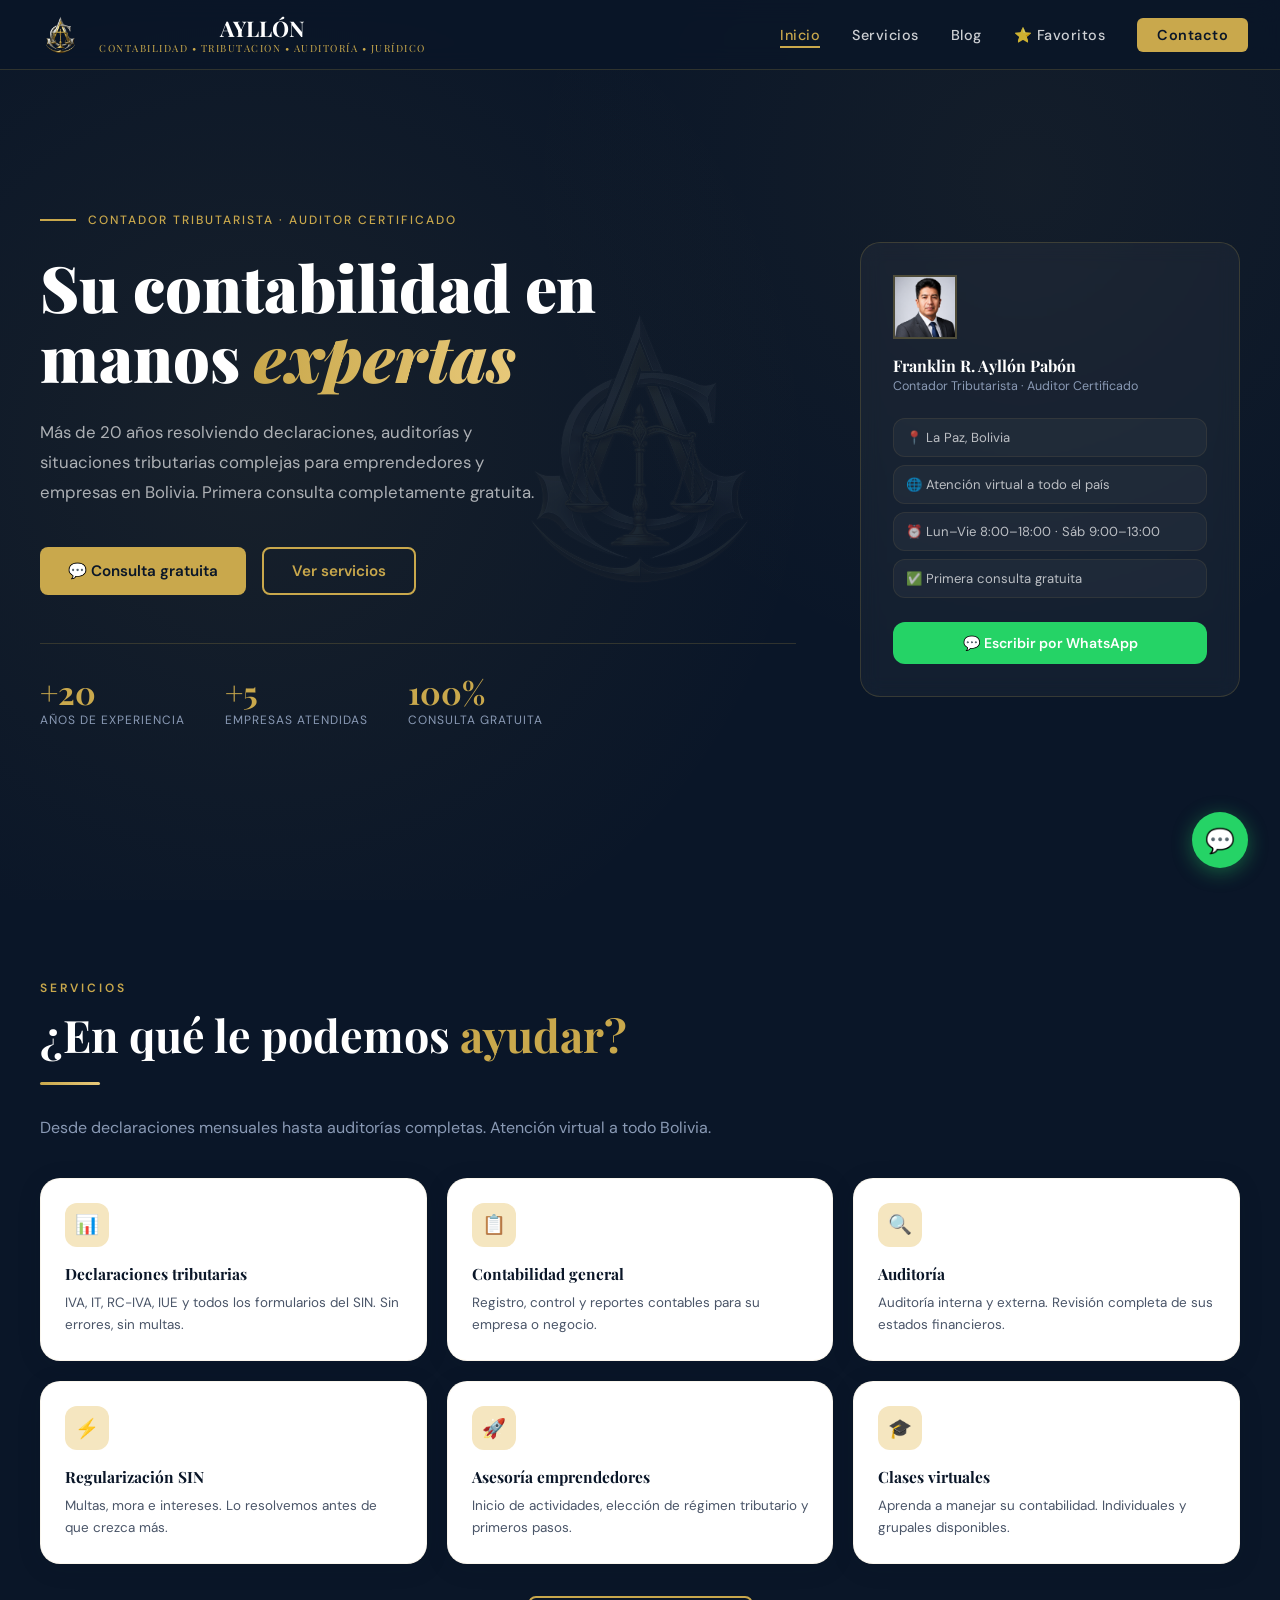
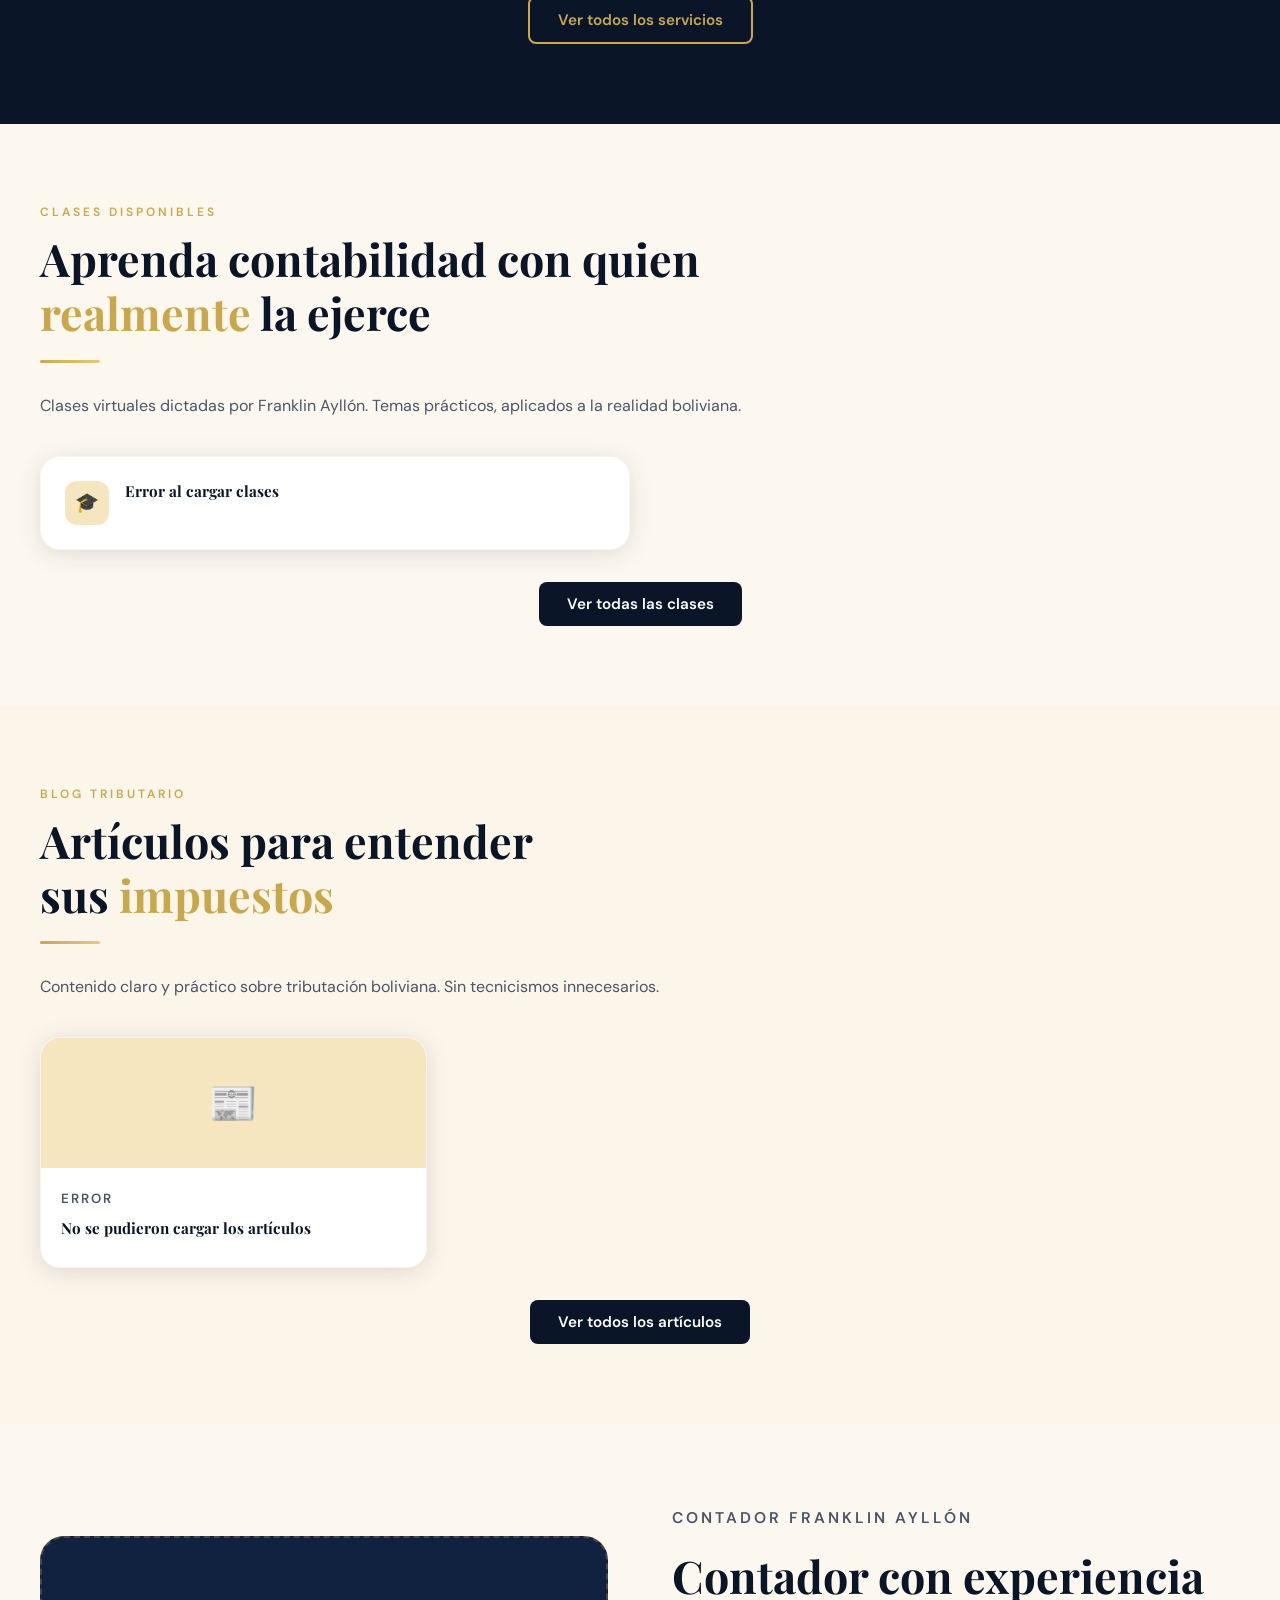
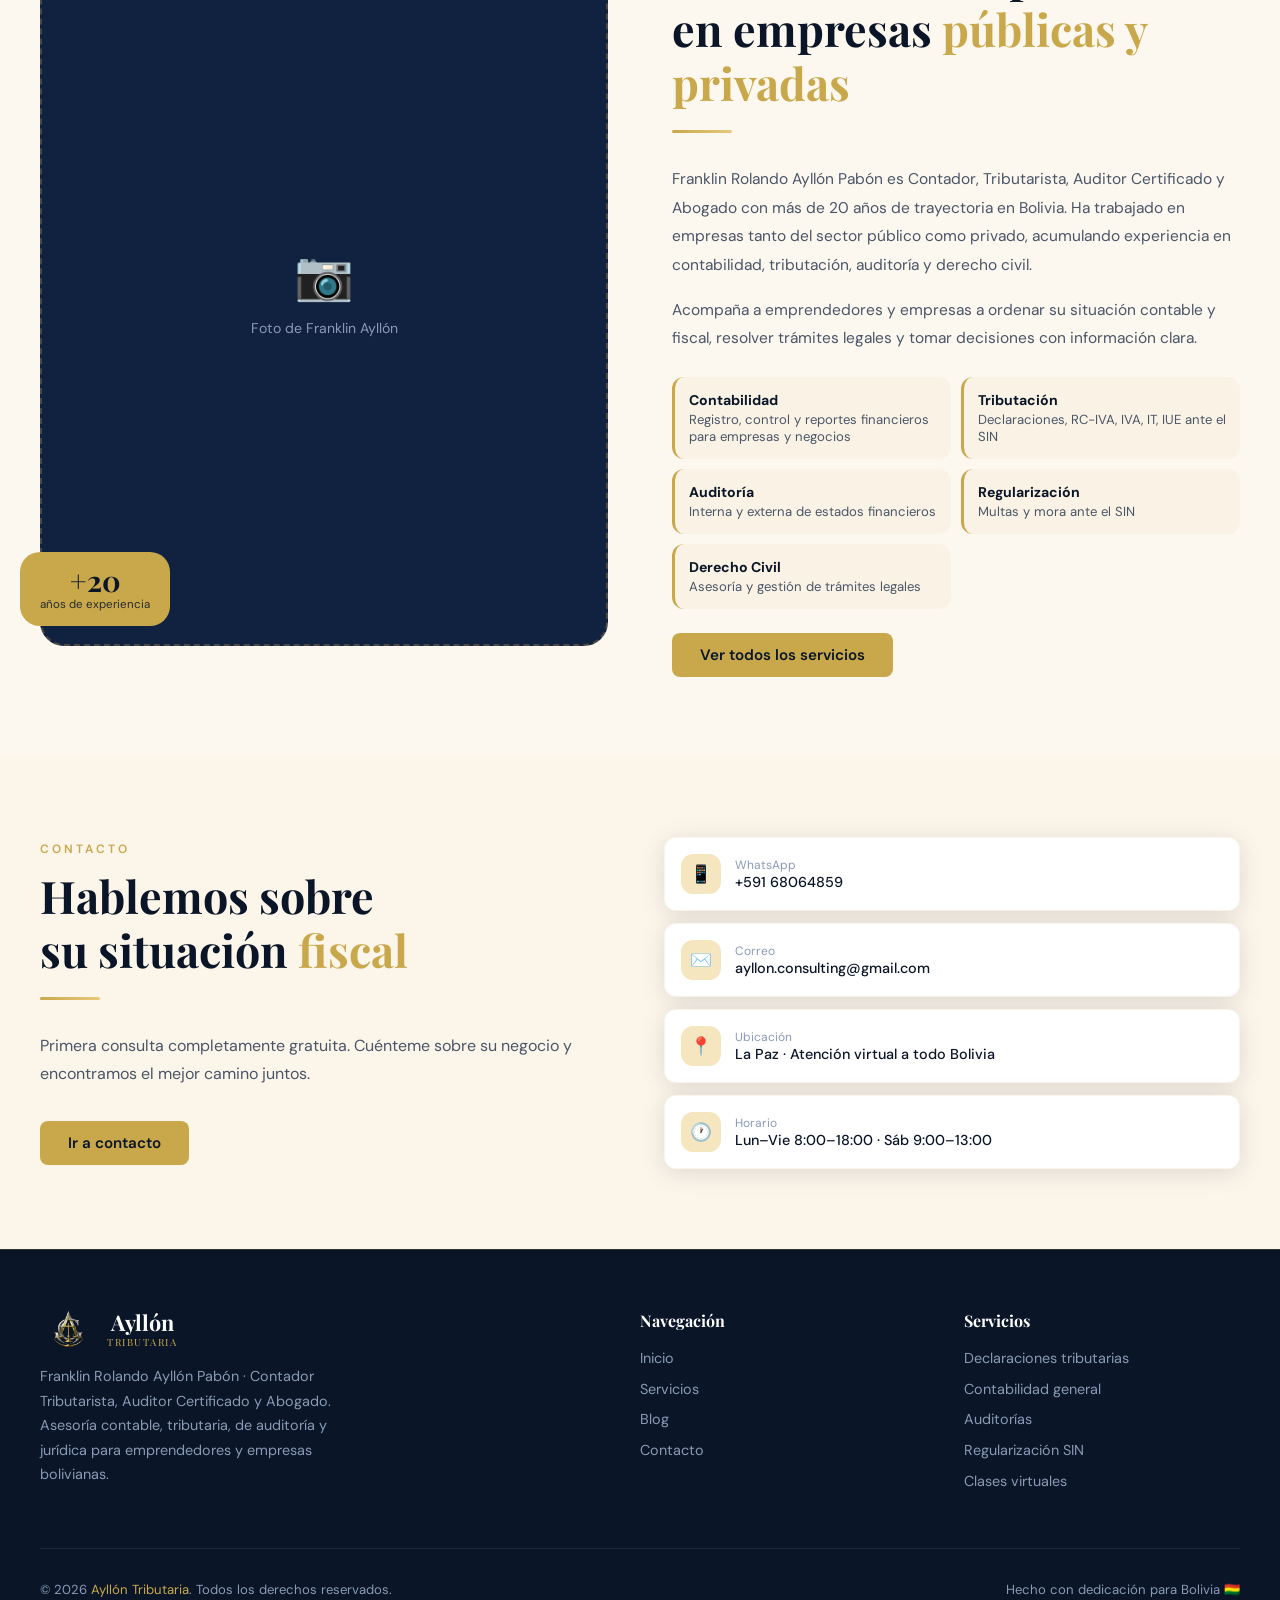
<file: index.html>
<!DOCTYPE html>
<html lang="es">
<head>
  <meta charset="UTF-8">
  <meta name="viewport" content="width=device-width, initial-scale=1.0">
  <title>Ayllón Tributaria | Asesoría Contable y Tributaria en La Paz</title>
  <meta name="description" content="Franklin Rolando Ayllón Pabón — Contador Tributarista y Auditor Certificado con más de 20 años de experiencia en Bolivia. Primera consulta gratuita.">
  <link rel="stylesheet" href="css/styles.css">
  <style>
    /* HERO */
    .hero {
      min-height: 100vh; background: var(--navy);
      display: flex; align-items: center;
      position: relative; overflow: hidden;
      padding: 100px 2rem 60px;
    }
    .hero-bg {
      position: absolute; inset: 0;
      background-image:
        radial-gradient(circle at 20% 50%, rgba(201,168,76,0.07) 0%, transparent 50%),
        radial-gradient(circle at 80% 20%, rgba(201,168,76,0.05) 0%, transparent 40%);
      pointer-events: none;
    }
    .hero-grid-lines {
      position: absolute; inset: 0;
      background-image:
        linear-gradient(rgba(201,168,76,0.04) 1px, transparent 1px),
        linear-gradient(90deg, rgba(201,168,76,0.04) 1px, transparent 1px);
      background-size: 60px 60px; pointer-events: none;
    }
    .hero-inner {
      max-width: 1200px; margin: 0 auto; width: 100%;
      display: grid; grid-template-columns: 1fr 380px;
      gap: 4rem; align-items: center; position: relative; z-index: 2;
    }
    .hero-eyebrow {
      display: flex; align-items: center; gap: 12px; margin-bottom: 1.5rem;
      animation: fadeIn 0.6s ease both;
    }
    .hero-eyebrow-line { width: 36px; height: 2px; background: var(--gold); }
    .hero-eyebrow-txt { font-size: 0.75rem; letter-spacing: 2px; text-transform: uppercase; color: var(--gold); font-weight: 500; }
    .hero-title {
      font-family: 'Playfair Display', serif;
      font-size: clamp(2.4rem, 5vw, 4rem);
      font-weight: 900; color: var(--white); line-height: 1.1;
      margin-bottom: 1.5rem; animation: fadeUp 0.7s ease 0.1s both;
    }
    .hero-title em {
      font-style: italic;
      background: linear-gradient(90deg, var(--gold), var(--gold-light), var(--gold));
      background-size: 200% auto;
      -webkit-background-clip: text; -webkit-text-fill-color: transparent; background-clip: text;
      animation: shimmer 3s linear infinite;
    }
    .hero-desc {
      font-size: 1.05rem; color: rgba(255,255,255,0.65);
      line-height: 1.8; margin-bottom: 2.5rem; max-width: 500px;
      animation: fadeUp 0.7s ease 0.2s both;
    }
    .hero-actions { display: flex; gap: 1rem; flex-wrap: wrap; margin-bottom: 3rem; animation: fadeUp 0.7s ease 0.3s both; }
    .hero-stats {
      display: flex; gap: 2.5rem;
      padding-top: 2rem; border-top: 1px solid rgba(201,168,76,0.2);
      animation: fadeUp 0.7s ease 0.4s both;
    }
    .hero-stat-n { font-family: 'Playfair Display', serif; font-size: 2rem; font-weight: 700; color: var(--gold); line-height: 1; }
    .hero-stat-l { font-size: 0.75rem; color: var(--text-light); margin-top: 4px; text-transform: uppercase; letter-spacing: 1px; }

    /* TARJETA LATERAL */
    .hero-card {
      background: rgba(255,255,255,0.04); border: 1px solid rgba(201,168,76,0.2);
      border-radius: var(--radius-lg); padding: 2rem;
      backdrop-filter: blur(10px); animation: fadeIn 1s ease 0.3s both;
    }
    .hero-card-avatar {
      width: 64px; height: 64px;
      background: linear-gradient(135deg, var(--gold), var(--gold-light));
      border-radius: var(--radius-md); display: flex; align-items: center; justify-content: center;
      font-family: 'Playfair Display', serif; font-size: 1.4rem; font-weight: 900;
      color: var(--navy); margin-bottom: 1rem;
    }
    .hero-card-name { font-family: 'Playfair Display', serif; font-size: 1rem; font-weight: 700; color: var(--white); margin-bottom: 2px; }
    .hero-card-role { font-size: 0.78rem; color: var(--text-light); margin-bottom: 1.5rem; }
    .hero-card-items { display: flex; flex-direction: column; gap: 8px; margin-bottom: 1.5rem; }
    .hero-card-item {
      display: flex; align-items: center; gap: 10px; padding: 10px 12px;
      background: rgba(255,255,255,0.04); border-radius: var(--radius);
      font-size: 0.82rem; color: rgba(255,255,255,0.7);
      border: 1px solid rgba(201,168,76,0.1);
    }
    .hero-card-wa {
      display: block; text-align: center;
      background: #25d366; color: white;
      padding: 12px; border-radius: var(--radius);
      font-weight: 600; font-size: 0.88rem; text-decoration: none;
      transition: filter 0.2s;
    }
    .hero-card-wa:hover { filter: brightness(1.1); }

    /* SOBRE FRANKLIN */
    .franklin-grid {
      display: grid; grid-template-columns: 1fr 1fr;
      gap: 4rem; align-items: center;
    }
    .franklin-foto-wrap { position: relative; }
    .franklin-placeholder {
      width: 100%; aspect-ratio: 4/5;
      background: var(--navy-mid); border: 2px dashed rgba(201,168,76,0.3);
      border-radius: var(--radius-xl, 24px);
      display: flex; align-items: center; justify-content: center;
      flex-direction: column; gap: 12px; color: var(--text-light); font-size: 0.88rem;
    }
    .franklin-placeholder span { font-size: 3rem; }
    .franklin-foto { width: 100%; aspect-ratio: 4/5; object-fit: cover; border-radius: 24px; display: none; }
    .franklin-exp-badge {
      position: absolute; bottom: 20px; left: -20px;
      background: var(--gold); color: var(--navy);
      padding: 14px 20px; border-radius: var(--radius-lg); text-align: center;
    }
    .franklin-exp-n { font-family: 'Playfair Display', serif; font-size: 1.8rem; font-weight: 700; line-height: 1; }
    .franklin-exp-l { font-size: 0.72rem; margin-top: 2px; opacity: 0.85; }
    .franklin-texto p { color: var(--text-mid); line-height: 1.85; margin-bottom: 1rem; font-size: 0.97rem; }
    .franklin-mini-grid { display: grid; grid-template-columns: 1fr 1fr; gap: 10px; margin: 1.5rem 0; }
    .franklin-mini {
      background: rgba(201,168,76,0.06); border-radius: var(--radius);
      padding: 14px; font-size: 0.82rem; color: var(--text-mid);
      border-left: 3px solid var(--gold);
    }
    .franklin-mini strong { display: block; color: var(--navy); font-size: 0.88rem; margin-bottom: 2px; }

    /* SERVICIOS */
    .srv-grid {
      display: grid; grid-template-columns: repeat(3, 1fr);
      gap: 1.25rem; margin-bottom: 2rem;
    }
    .srv-card {
      background: var(--white); border: 1px solid rgba(201,168,76,0.1);
      border-radius: var(--radius-lg); padding: 1.5rem;
      transition: all 0.3s; position: relative; overflow: hidden;
      box-shadow: var(--shadow);
    }
    .srv-card::after {
      content: ''; position: absolute; bottom: 0; left: 0;
      width: 100%; height: 3px; background: var(--gold);
      transform: scaleX(0); transform-origin: left; transition: transform 0.3s;
    }
    .srv-card:hover { transform: translateY(-4px); box-shadow: var(--shadow-gold); }
    .srv-card:hover::after { transform: scaleX(1); }
    .srv-ico {
      width: 44px; height: 44px; background: var(--gold-pale);
      border-radius: var(--radius); display: flex; align-items: center;
      justify-content: center; font-size: 1.2rem; margin-bottom: 1rem;
    }
    .srv-card h3 { font-family: 'Playfair Display', serif; font-size: 0.97rem; color: var(--navy); margin-bottom: 8px; }
    .srv-card p { font-size: 0.84rem; color: var(--text-mid); line-height: 1.65; }

    /* BLOG PREVIEW */
    .blog-prev-section { background: rgba(201,168,76,0.03); }
    .blog-prev-grid {
      display: grid; grid-template-columns: repeat(3, 1fr);
      gap: 1.25rem; margin-bottom: 2rem;
    }
    .blog-prev-card {
      background: var(--white); border: 1px solid rgba(201,168,76,0.1);
      border-radius: var(--radius-lg); overflow: hidden;
      transition: all 0.3s; cursor: pointer; display: flex; flex-direction: column;
      box-shadow: var(--shadow);
    }
    .blog-prev-card:hover { transform: translateY(-4px); box-shadow: var(--shadow-gold); }
    .blog-prev-img {
      height: 130px; background: var(--gold-pale);
      display: flex; align-items: center; justify-content: center; font-size: 2.5rem;
    }
    .blog-prev-img img { width: 100%; height: 100%; object-fit: cover; }
    .blog-prev-body { padding: 1.25rem; flex: 1; display: flex; flex-direction: column; }
    .blog-prev-cat { font-size: 0.72rem; font-weight: 600; letter-spacing: 2px; text-transform: uppercase; color: var(--gold); margin-bottom: 0.5rem; }
    .blog-prev-body h3 { font-family: 'Playfair Display', serif; font-size: 0.95rem; color: var(--navy); margin-bottom: 8px; line-height: 1.4; }
    .blog-prev-body p { font-size: 0.83rem; color: var(--text-mid); line-height: 1.6; flex: 1; }
    .blog-prev-leer { font-size: 0.8rem; color: var(--gold); font-weight: 600; margin-top: 1rem; }

    /* CLASES */
    .clases-grid {
      display: grid; grid-template-columns: repeat(2, 1fr);
      gap: 1.25rem; margin-bottom: 2rem;
    }
    .clase-card {
      background: var(--white); border: 1px solid rgba(201,168,76,0.1);
      border-radius: var(--radius-lg); padding: 1.5rem;
      display: flex; gap: 1rem; align-items: flex-start;
      transition: all 0.3s; box-shadow: var(--shadow);
    }
    .clase-card:hover { transform: translateY(-3px); box-shadow: var(--shadow-gold); }
    .clase-ico {
      width: 44px; height: 44px; flex-shrink: 0;
      background: var(--gold-pale); border-radius: var(--radius);
      display: flex; align-items: center; justify-content: center; font-size: 1.2rem;
    }
    .clase-info h3 { font-family: 'Playfair Display', serif; font-size: 0.95rem; color: var(--navy); margin-bottom: 4px; }
    .clase-info p { font-size: 0.82rem; color: var(--text-mid); line-height: 1.5; margin-bottom: 10px; }
    .clase-precio { font-family: 'Playfair Display', serif; font-size: 1.1rem; color: var(--gold); font-weight: 700; }
    .clase-estado {
      display: inline-block; font-size: 0.7rem; padding: 2px 8px;
      border-radius: 999px; margin-left: 8px; font-weight: 600;
    }
    .estado-activo { background: rgba(34,197,94,0.1); color: #16a34a; }
    .estado-solicitar { background: rgba(234,179,8,0.1); color: #ca8a04; }

    /* CONTACTO PREVIEW */
    .contacto-prev-section { background: rgba(201,168,76,0.03); }
    .contacto-prev-grid {
      display: grid; grid-template-columns: 1fr 1fr;
      gap: 3rem; align-items: center;
    }
    .contacto-prev-cards { display: flex; flex-direction: column; gap: 12px; }
    .contacto-prev-card {
      display: flex; align-items: center; gap: 14px;
      background: var(--white); border: 1px solid rgba(201,168,76,0.1);
      border-radius: var(--radius); padding: 1rem;
      transition: border-color 0.2s; text-decoration: none;
      box-shadow: var(--shadow);
    }
    .contacto-prev-card:hover { border-color: var(--gold); }
    .contacto-prev-ico {
      width: 40px; height: 40px; flex-shrink: 0;
      background: var(--gold-pale); border-radius: var(--radius);
      display: flex; align-items: center; justify-content: center; font-size: 1.1rem;
    }
    .contacto-prev-lbl { font-size: 0.75rem; color: var(--text-light); }
    .contacto-prev-val { font-size: 0.9rem; color: var(--navy); font-weight: 500; }

    .wa-float {
      position: fixed; bottom: 2rem; right: 2rem; z-index: 999;
      width: 56px; height: 56px; border-radius: 50%;
      background: #25d366; color: white;
      display: flex; align-items: center; justify-content: center;
      font-size: 1.5rem; text-decoration: none;
      box-shadow: 0 4px 20px rgba(37,211,102,0.4);
      transition: transform 0.2s, box-shadow 0.2s;
    }
    .wa-float:hover { transform: scale(1.1); box-shadow: 0 6px 28px rgba(37,211,102,0.5); }

    .text-center { text-align: center; }

    @media (max-width: 900px) {
      .hero-inner { grid-template-columns: 1fr; }
      .hero-card { display: none; }
      .franklin-grid { grid-template-columns: 1fr; gap: 2rem; }
      .franklin-exp-badge { left: 12px; }
      .srv-grid { grid-template-columns: 1fr 1fr; }
      .blog-prev-grid { grid-template-columns: 1fr 1fr; }
      .contacto-prev-grid { grid-template-columns: 1fr; }
    }
    @media (max-width: 600px) {
      .srv-grid { grid-template-columns: 1fr; }
      .blog-prev-grid { grid-template-columns: 1fr; }
      .clases-grid { grid-template-columns: 1fr; }
      .franklin-mini-grid { grid-template-columns: 1fr; }
      .hero-stats { gap: 1.5rem; }
    }

    .btn-compartir-curso {
      background: transparent; border: 1px solid rgba(201,168,76,0.3);
      color: var(--text-mid); padding: 8px 16px; border-radius: 999px;
      font-size: 0.85rem; cursor: pointer; transition: all 0.2s; font-family: 'DM Sans',sans-serif;
    }
    .btn-compartir-curso:hover { background: var(--gold); color: var(--navy); }
    
    .btn-fav-curso {
      background: transparent; border: 1px solid rgba(201,168,76,0.3);
      color: var(--text-mid); padding: 8px 16px; border-radius: 999px;
      font-size: 0.85rem; cursor: pointer; transition: all 0.2s; font-family: 'DM Sans',sans-serif;
    }
    .btn-fav-curso.active { background: rgba(201,168,76,0.15); color: var(--gold); border-color: var(--gold); }

  </style>
</head>
<body>
  <img src="img/logo.png" alt="" aria-hidden="true" class="logo-watermark">

  <!-- NAVBAR -->
  <nav class="navbar">
    <a href="index.html" class="nav-logo">
      <img src="img/logo.png" alt="Ayllón Tributaria" style="height:38px; width:auto; object-fit:contain;">
      <div class="nav-logo-text">
        AYLLÓN
        <span class="nav-logo-sub">CONTABILIDAD • TRIBUTACION • AUDITORÍA • JURÍDICO</span>
      </div>
    </a>
    <ul class="nav-links">
      <li><a href="index.html">Inicio</a></li>
      <li><a href="servicios.html">Servicios</a></li>
      <li><a href="blog.html">Blog</a></li>
      <li><a href="favoritos.html">⭐ Favoritos</a></li>
      <li><a href="contacto.html" class="nav-cta">Contacto</a></li>
    </ul>
    <button class="nav-hamburger" aria-label="Menú">
      <span></span><span></span><span></span>
    </button>
  </nav>

  <!-- HERO -->
  <section class="hero">
    <div class="hero-bg"></div>
    <div class="hero-inner">
      <div>
        <div class="hero-eyebrow">
          <div class="hero-eyebrow-line"></div>
          <span class="hero-eyebrow-txt">Contador Tributarista · Auditor Certificado</span>
        </div>
        <h1 class="hero-title">
          Su contabilidad en<br>manos <em>expertas</em>
        </h1>
        <p class="hero-desc">
          Más de 20 años resolviendo declaraciones, auditorías y situaciones tributarias complejas para emprendedores y empresas en Bolivia. Primera consulta completamente gratuita.
        </p>
        <div class="hero-actions">
          <a href="https://wa.me/59168064859" class="btn btn-primary">💬 Consulta gratuita</a>
          <a href="servicios.html" class="btn btn-outline">Ver servicios</a>
        </div>
        <div class="hero-stats">
          <div>
            <div class="hero-stat-n">+20</div>
            <div class="hero-stat-l">Años de experiencia</div>
          </div>
          <div>
            <div class="hero-stat-n">+5</div>
            <div class="hero-stat-l">Empresas atendidas</div>
          </div>
          <div>
            <div class="hero-stat-n">100%</div>
            <div class="hero-stat-l">Consulta gratuita</div>
          </div>
        </div>
      </div>

      <!-- TARJETA FRANKLIN -->
      <div class="hero-card">
        <div class="hero-card-avatar" style="background:none; border:2px solid rgba(201,168,76,0.3); overflow:hidden; padding:0;">
          <img src="img/franklin.png" alt="Franklin Ayllón" style="width:100%; height:100%; object-fit:cover;">
        </div>
        <div class="hero-card-name">Franklin R. Ayllón Pabón</div>
        <div class="hero-card-role">Contador Tributarista · Auditor Certificado</div>
        <div class="hero-card-items">
          <div class="hero-card-item">📍 La Paz, Bolivia</div>
          <div class="hero-card-item">🌐 Atención virtual a todo el país</div>
          <div class="hero-card-item">⏰ Lun–Vie 8:00–18:00 · Sáb 9:00–13:00</div>
          <div class="hero-card-item">✅ Primera consulta gratuita</div>
        </div>
        <a href="https://wa.me/59168064859" class="hero-card-wa">💬 Escribir por WhatsApp</a>
      </div>
    </div>
  </section>

  
  <!-- PREVIEW SERVICIOS -->
  <section style="padding: 80px 2rem; background: var(--navy); position:relative; overflow:hidden;">
    <div style="max-width:1200px; margin:0 auto;">
      <div class="animate-up" style="margin-bottom:2.5rem;">
        <p class="section-label" style="color:var(--gold)">Servicios</p>
        <h2 class="section-title" style="color:var(--white)">¿En qué le podemos <span>ayudar?</span></h2>
        <div class="section-divider"></div>
        <p style="color:var(--text-light); font-size:1rem;">Desde declaraciones mensuales hasta auditorías completas. Atención virtual a todo Bolivia.</p>
      </div>
      <div class="srv-grid">
        <div class="srv-card animate-up"><div class="srv-ico">📊</div><h3>Declaraciones tributarias</h3><p>IVA, IT, RC-IVA, IUE y todos los formularios del SIN. Sin errores, sin multas.</p></div>
        <div class="srv-card animate-up"><div class="srv-ico">📋</div><h3>Contabilidad general</h3><p>Registro, control y reportes contables para su empresa o negocio.</p></div>
        <div class="srv-card animate-up"><div class="srv-ico">🔍</div><h3>Auditoría</h3><p>Auditoría interna y externa. Revisión completa de sus estados financieros.</p></div>
        <div class="srv-card animate-up"><div class="srv-ico">⚡</div><h3>Regularización SIN</h3><p>Multas, mora e intereses. Lo resolvemos antes de que crezca más.</p></div>
        <div class="srv-card animate-up"><div class="srv-ico">🚀</div><h3>Asesoría emprendedores</h3><p>Inicio de actividades, elección de régimen tributario y primeros pasos.</p></div>
        <div class="srv-card animate-up"><div class="srv-ico">🎓</div><h3>Clases virtuales</h3><p>Aprenda a manejar su contabilidad. Individuales y grupales disponibles.</p></div>
      </div>
      <div class="text-center">
        <a href="servicios.html" class="btn btn-outline">Ver todos los servicios</a>
      </div>
    </div>
  </section>

  <!-- CLASES PREVIEW -->
  <section style="padding: 80px 2rem; background: var(--cream);">
    <div style="max-width:1200px; margin:0 auto;">
      <div class="animate-up" style="margin-bottom:2.5rem;">
        <p class="section-label">Clases disponibles</p>
        <h2 class="section-title">Aprenda contabilidad con quien<br><span>realmente</span> la ejerce</h2>
        <div class="section-divider"></div>
        <p style="color:var(--text-mid);">Clases virtuales dictadas por Franklin Ayllón. Temas prácticos, aplicados a la realidad boliviana.</p>
      </div>
      <div class="clases-grid" id="clases-container">
        <div class="clase-card"><div class="clase-ico">🎓</div><div class="clase-info"><h3>Cargando clases...</h3><p>Un momento por favor.</p></div></div>
      </div>
      <div class="text-center">
        <a href="servicios.html" class="btn btn-dark">Ver todas las clases</a>
      </div>
    </div>
  </section>

  <!-- BLOG PREVIEW -->
  <section class="blog-prev-section" style="padding: 80px 2rem;">
    <div style="max-width:1200px; margin:0 auto;">
      <div class="animate-up" style="margin-bottom:2.5rem;">
        <p class="section-label">Blog tributario</p>
        <h2 class="section-title">Artículos para entender<br>sus <span>impuestos</span></h2>
        <div class="section-divider"></div>
        <p style="color:var(--text-mid);">Contenido claro y práctico sobre tributación boliviana. Sin tecnicismos innecesarios.</p>
      </div>
      <div class="blog-prev-grid" id="blog-container">
        <div class="blog-prev-card"><div class="blog-prev-img">📰</div><div class="blog-prev-body"><p class="blog-prev-cat">Cargando...</p><h3>Cargando artículos</h3><p>Un momento por favor.</p></div></div>
      </div>
      <div class="text-center">
        <a href="blog.html" class="btn btn-dark">Ver todos los artículos</a>
      </div>
    </div>
  </section>

  <!-- SOBRE FRANKLIN -->
  <section style="padding: 80px 2rem; background: var(--cream);">
    <div style="max-width:1200px; margin:0 auto;">
      <div class="franklin-grid">
        <div class="franklin-foto-wrap animate-up">
          <div class="franklin-placeholder" id="foto-placeholder">
            <span>📷</span>
            <p>Foto de Franklin Ayllón</p>
          </div>
          <img id="foto-franklin" class="franklin-foto" alt="Franklin Ayllón">
          <div class="franklin-exp-badge">
            <div class="franklin-exp-n">+20</div>
            <div class="franklin-exp-l">años de experiencia</div>
          </div>
        </div>
        <div class="franklin-texto animate-up">
          <p class="section-label">Contador Franklin Ayllón</p>
          <h2 class="section-title">Contador con experiencia<br>en empresas <span>públicas y privadas</span></h2>
          <div class="section-divider"></div>
          <p>Franklin Rolando Ayllón Pabón es Contador, Tributarista, Auditor Certificado y Abogado con más de 20 años de trayectoria en Bolivia. Ha trabajado en empresas tanto del sector público como privado, acumulando experiencia en contabilidad, tributación, auditoría y derecho civil.</p>
          <p>Acompaña a emprendedores y empresas a ordenar su situación contable y fiscal, resolver trámites legales y tomar decisiones con información clara.</p>
          <div class="franklin-mini-grid">
            <div class="franklin-mini"><strong>Contabilidad</strong>Registro, control y reportes financieros para empresas y negocios</div>
            <div class="franklin-mini"><strong>Tributación</strong>Declaraciones, RC-IVA, IVA, IT, IUE ante el SIN</div>
            <div class="franklin-mini"><strong>Auditoría</strong>Interna y externa de estados financieros</div>
            <div class="franklin-mini"><strong>Regularización</strong>Multas y mora ante el SIN</div>
            <div class="franklin-mini"><strong>Derecho Civil</strong>Asesoría y gestión de trámites legales</div>
          </div>
          <a href="servicios.html" class="btn btn-primary">Ver todos los servicios</a>
        </div>
      </div>
    </div>
  </section>

  <!-- CONTACTO PREVIEW -->
  <section class="contacto-prev-section" style="padding: 80px 2rem;">
    <div style="max-width:1200px; margin:0 auto;">
      <div class="contacto-prev-grid">
        <div class="animate-up">
          <p class="section-label">Contacto</p>
          <h2 class="section-title">Hablemos sobre<br>su situación <span>fiscal</span></h2>
          <div class="section-divider"></div>
          <p style="color:var(--text-mid); margin-bottom:2rem; line-height:1.8;">Primera consulta completamente gratuita. Cuénteme sobre su negocio y encontramos el mejor camino juntos.</p>
          <a href="contacto.html" class="btn btn-primary">Ir a contacto</a>
        </div>
        <div class="contacto-prev-cards animate-up">
          <a href="https://wa.me/59168064859" class="contacto-prev-card">
            <div class="contacto-prev-ico">📱</div>
            <div><div class="contacto-prev-lbl">WhatsApp</div><div class="contacto-prev-val">+591 68064859</div></div>
          </a>
          <a href="mailto:ayllon.consulting@gmail.com" class="contacto-prev-card">
            <div class="contacto-prev-ico">✉️</div>
            <div><div class="contacto-prev-lbl">Correo</div><div class="contacto-prev-val">ayllon.consulting@gmail.com</div></div>
          </a>
          <div class="contacto-prev-card">
            <div class="contacto-prev-ico">📍</div>
            <div><div class="contacto-prev-lbl">Ubicación</div><div class="contacto-prev-val">La Paz · Atención virtual a todo Bolivia</div></div>
          </div>
          <div class="contacto-prev-card">
            <div class="contacto-prev-ico">🕐</div>
            <div><div class="contacto-prev-lbl">Horario</div><div class="contacto-prev-val">Lun–Vie 8:00–18:00 · Sáb 9:00–13:00</div></div>
          </div>
        </div>
      </div>
    </div>
  </section>

  <!-- FOOTER -->
  <footer style="position:relative; overflow:hidden;">
    <div class="footer-grid">
      <div class="footer-brand">
        <a href="index.html" class="nav-logo">
          <img src="img/logo.png" alt="Ayllón Tributaria" style="height:38px; width:auto; object-fit:contain;">
          <div class="nav-logo-text" style="color:var(--white)">Ayllón<span class="nav-logo-sub">Tributaria</span></div>
        </a>
        <p>Franklin Rolando Ayllón Pabón · Contador Tributarista, Auditor Certificado y Abogado. Asesoría contable, tributaria, de auditoría y jurídica para emprendedores y empresas bolivianas.</p>
      </div>
      <div class="footer-col">
        <h4>Navegación</h4>
        <ul>
          <li><a href="index.html">Inicio</a></li>
          <li><a href="servicios.html">Servicios</a></li>
          <li><a href="blog.html">Blog</a></li>
          <li><a href="contacto.html">Contacto</a></li>
        </ul>
      </div>
      <div class="footer-col">
        <h4>Servicios</h4>
        <ul>
          <li><a href="servicios.html">Declaraciones tributarias</a></li>
          <li><a href="servicios.html">Contabilidad general</a></li>
          <li><a href="servicios.html">Auditorías</a></li>
          <li><a href="servicios.html">Regularización SIN</a></li>
          <li><a href="servicios.html">Clases virtuales</a></li>
        </ul>
      </div>
    </div>
    <div class="footer-bottom">
      <p>© 2026 <span>Ayllón Tributaria</span>. Todos los derechos reservados.</p>
      <p>Hecho con dedicación para Bolivia 🇧🇴</p>
    </div>
  </footer>

  <a href="https://wa.me/59168064859" class="wa-float" title="WhatsApp">💬</a>

  <script type="module">
  import { db, formatDate, renderMarkdown } from './js/main.js';

  async function cargarFoto() {
    try {
      const perfil = await db.getPerfil();
      if (perfil && perfil.foto) {
        document.getElementById('foto-placeholder').style.display = 'none';
        const img = document.getElementById('foto-franklin');
        img.src = perfil.foto;
        img.style.display = 'block';
      }
    } catch(e) {}
  }

  async function cargarBlog() {
    const cont = document.getElementById('blog-container');
    try {
      const todos = await db.getBlogs();
      if (todos.length === 0) {
        cont.innerHTML = `<div class="blog-prev-card"><div class="blog-prev-img">📰</div><div class="blog-prev-body"><p class="blog-prev-cat">Próximamente</p><h3>Artículos en camino</h3><p>Pronto Franklin compartirá contenido sobre tributación boliviana.</p></div></div>`;
        return;
      }
      const mezclados = todos.sort(() => Math.random() - 0.5).slice(0, 3);
      cont.innerHTML = mezclados.map(b => `
        <div class="blog-prev-card animate-up" onclick="location.href='blog.html?id=${b.id}'">
          <div class="blog-prev-img">
            ${b.imagen_portada ? `<img src="${b.imagen_portada}" alt="${b.titulo}">` : '📰'}
          </div>
          <div class="blog-prev-body">
            <p class="blog-prev-cat">${b.categoria || 'Tributación'}</p>
            <div style="display:flex;justify-content:space-between;align-items:center;gap:8px;margin-bottom:8px;" onclick="event.stopPropagation()">
              <h3 style="margin-bottom:0;">${b.titulo}</h3>
              <div style="display:flex;flex-direction:column;gap:6px;flex-shrink:0;">
                <button class="btn-compartir-curso" onclick="navigator.share?navigator.share({title:'${b.titulo.replace(/'/g,"\\'")} — Ayllón Tributaria',url:'blog.html?id=${b.id}'}):navigator.clipboard.writeText('blog.html?id=${b.id}').then(()=>alert('¡Enlace copiado!'))">🔗 Compartir</button>
              </div>
            </div>
            <p>${b.resumen || ''}</p>
            <span class="blog-prev-leer">Leer artículo →</span>
          </div>
        </div>
      `).join('');
    } catch(e) {
      cont.innerHTML = `<div class="blog-prev-card"><div class="blog-prev-img">📰</div><div class="blog-prev-body"><p class="blog-prev-cat">Error</p><h3>No se pudieron cargar los artículos</h3></div></div>`;
    }
  }

  async function cargarClases() {
    const cont = document.getElementById('clases-container');
    try {
      const cursos = await db.getCursos();
      if (cursos.length === 0) {
        cont.innerHTML = `<div class="clase-card"><div class="clase-ico">🎓</div><div class="clase-info"><h3>Clases próximamente</h3><p>Franklin está preparando el contenido. Escríbenos para más información.</p></div></div>`;
        return;
      }
      window._cursosIndexData = cursos;
      cont.innerHTML = cursos.slice(0, 4).map(c => `
        <div class="clase-card animate-up" onclick="verCursoIndex(${c.id})" style="cursor:pointer;">
          <div class="clase-ico">${c.imagen ? `<img src="${c.imagen}" alt="${c.titulo}" style="width:44px;height:44px;object-fit:cover;border-radius:8px;">` : '🎓'}</div>
          <div class="clase-info">
            <div style="display:flex;justify-content:space-between;align-items:center;gap:8px;margin-bottom:4px;" onclick="event.stopPropagation()">
              <h3 style="margin-bottom:0;">${c.titulo} <span class="clase-estado estado-${c.estado || 'activo'}">${c.estado === 'solicitar' ? 'Solicitar' : 'Disponible'}</span></h3>
              <div style="display:flex;flex-direction:column;gap:6px;flex-shrink:0;">
                <button class="btn-fav-curso" onclick="toggleCursoFavIndex(${c.id},'${c.titulo.replace(/'/g,"\\'")}',this)">⭐ Guardar</button>
                <button class="btn-compartir-curso" onclick="navigator.share?navigator.share({title:'${c.titulo.replace(/'/g,"\\'")} — Ayllón Tributaria',url:'servicios.html?curso=${c.id}'}):navigator.clipboard.writeText('servicios.html?curso=${c.id}').then(()=>alert('¡Enlace copiado!'))">🔗 Compartir</button>
              </div>
            </div>
            <div style="font-size:0.82rem;color:var(--text-mid);line-height:1.5;margin-bottom:10px;">${renderMarkdown(c.resumen || c.descripcion || '')}</div>
            <span class="clase-precio">Bs. ${c.precio || '0'}</span>
          </div>
        </div>
      `).join('');
    } catch(e) {
      cont.innerHTML = `<div class="clase-card"><div class="clase-ico">🎓</div><div class="clase-info"><h3>Error al cargar clases</h3></div></div>`;
    }
  }

  function getCursosFavsIndex() {
    try { return JSON.parse(localStorage.getItem('cursos_favs') || '[]'); } catch { return []; }
  }
  window.toggleCursoFavIndex = function(id, titulo, btn) {
    let favs = getCursosFavsIndex();
    const idx = favs.findIndex(f => f.id === id);
    if (idx >= 0) favs.splice(idx, 1);
    else favs.unshift({ id, titulo });
    localStorage.setItem('cursos_favs', JSON.stringify(favs));
    const esFav = favs.some(f => f.id === id);
    btn.textContent = esFav ? '⭐ Guardado' : '⭐ Guardar';
    btn.classList.toggle('active', esFav);
  };

  window.verCursoIndex = function(id) {
    const c = (window._cursosIndexData || []).find(x => x.id === id);
    if (!c) return;
    window.location.href = `servicios.html?curso=${c.id}`;
  };

  (async () => {
    cargarFoto();
    await cargarBlog();
    await cargarClases();
    document.querySelectorAll('.animate-up').forEach(el => {
      el.classList.add('visible');
    });
  })();
</script>

  <script>
    document.addEventListener('keydown', function(e) {
      if (e.shiftKey && e.altKey && e.key === 'A') {
        window.location.href = 'admin.html';
      }
    });
  </script>

</body>
</html>
</file>
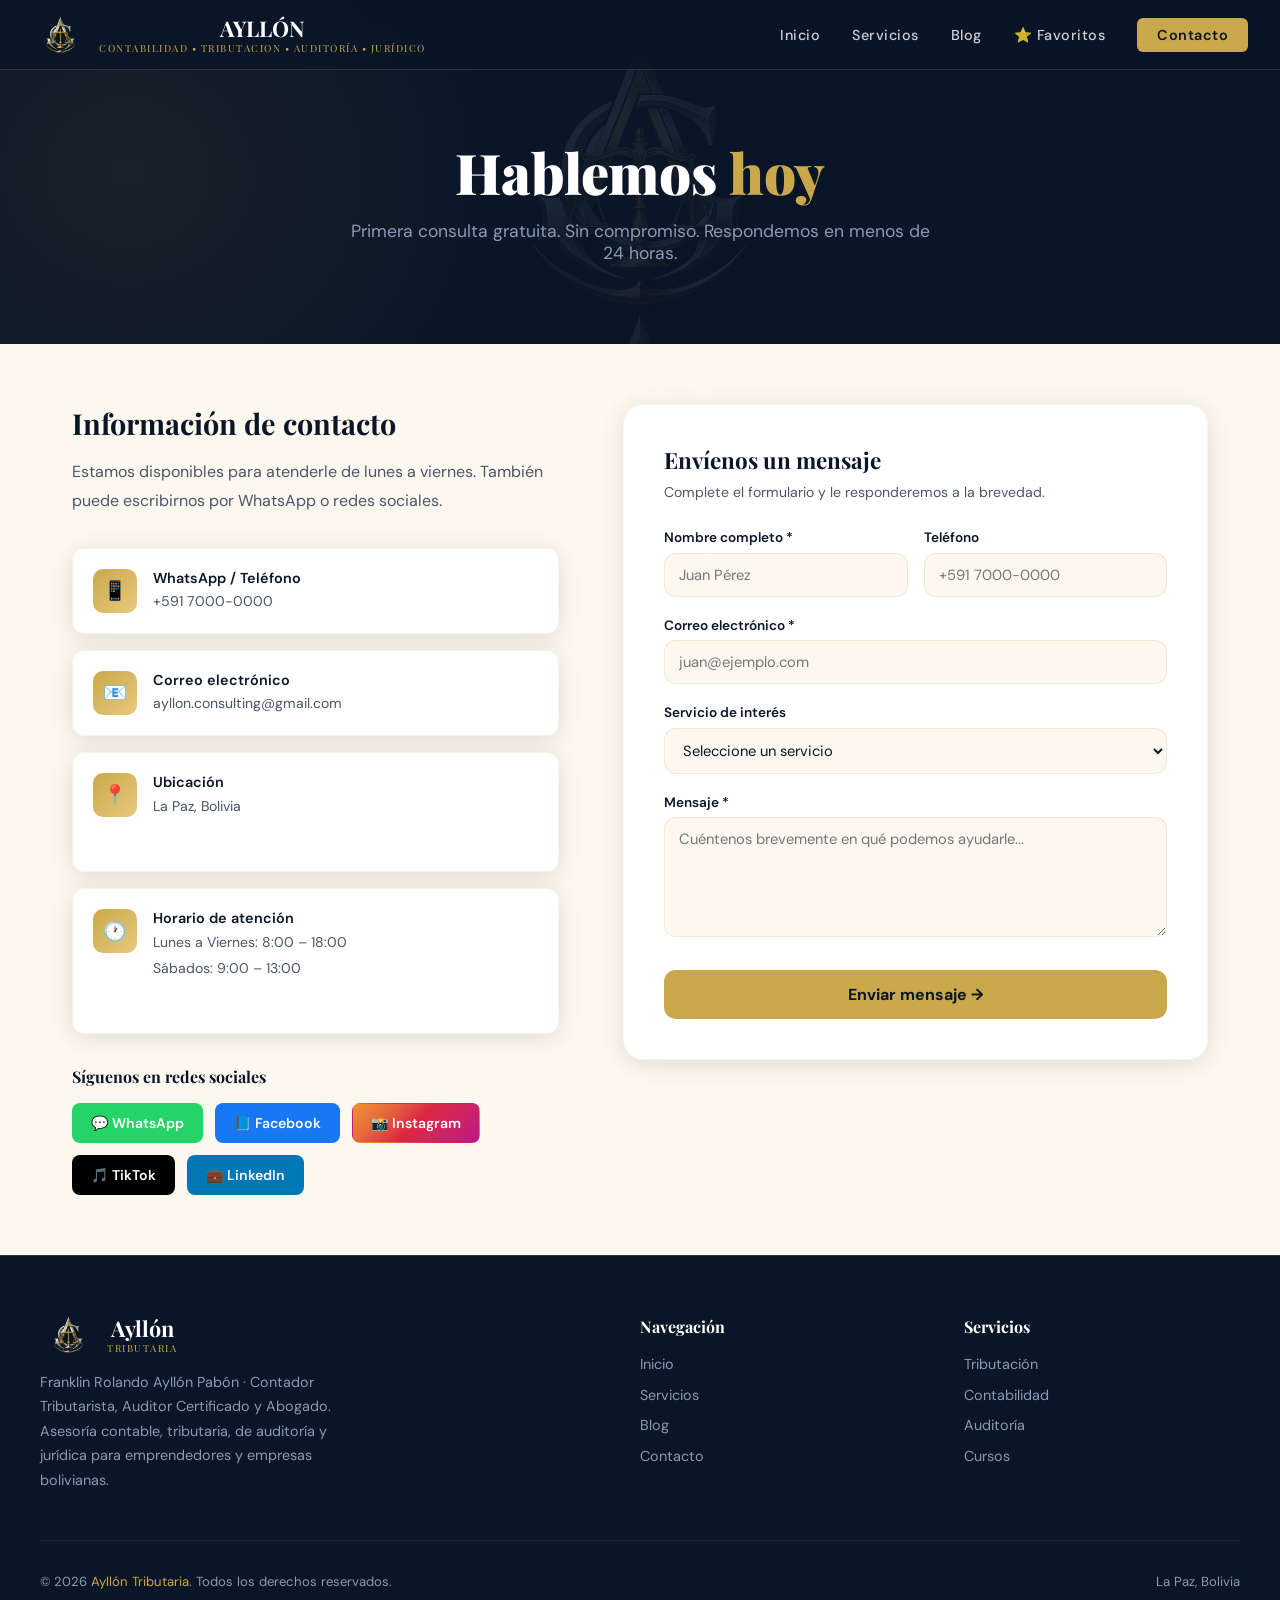
<file: contacto.html>
<!DOCTYPE html>
<html lang="es">
<head>
  <meta charset="UTF-8">
  <meta name="viewport" content="width=device-width, initial-scale=1.0">
  <title>Contacto | Ayllón Tributaria</title>
  <meta name="description" content="Contáctenos para asesoría contable, tributaria, de auditoría y jurídica en La Paz, Bolivia.">
  <link rel="stylesheet" href="css/styles.css">
  <style>
    .contacto-layout {
      max-width: 1200px; margin: 0 auto;
      padding: 60px 2rem;
      display: grid; grid-template-columns: 1fr 1.2fr; gap: 4rem; align-items: start;
    }
    /* INFO */
    .contacto-info h2 { font-family: 'Playfair Display', serif; font-size: 1.8rem; font-weight: 700; color: var(--navy); margin-bottom: 1rem; }
    .contacto-info p { color: var(--text-mid); line-height: 1.8; margin-bottom: 2rem; }
    .contacto-item {
      display: flex; align-items: flex-start; gap: 1rem;
      padding: 1.25rem; border-radius: var(--radius);
      background: var(--white); border: 1px solid rgba(201,168,76,0.12);
      box-shadow: var(--shadow); margin-bottom: 1rem;
      transition: transform 0.2s, box-shadow 0.2s;
    }
    .contacto-item:hover { transform: translateY(-3px); box-shadow: var(--shadow-gold); }
    .contacto-item-icon {
      width: 44px; height: 44px; border-radius: 10px;
      background: linear-gradient(135deg, var(--gold), var(--gold-light));
      display: flex; align-items: center; justify-content: center;
      font-size: 1.2rem; flex-shrink: 0;
    }
    .contacto-item-text h4 { font-weight: 600; color: var(--navy); font-size: 0.9rem; margin-bottom: 3px; }
    .contacto-item-text a, .contacto-item-text p { color: var(--text-mid); font-size: 0.88rem; text-decoration: none; transition: color 0.2s; }
    .contacto-item-text a:hover { color: var(--gold); }

    /* REDES SOCIALES */
    .redes-titulo { font-family: 'Playfair Display', serif; font-size: 1rem; color: var(--navy); margin: 2rem 0 1rem; font-weight: 700; }
    .redes-grid { display: flex; gap: 0.75rem; flex-wrap: wrap; }
    .red-btn {
      display: inline-flex; align-items: center; gap: 8px;
      padding: 10px 18px; border-radius: 8px; text-decoration: none;
      font-size: 0.88rem; font-weight: 600; transition: all 0.2s;
      border: 1px solid transparent;
    }
    .red-facebook { background: #1877f2; color: white; }
    .red-facebook:hover { background: #1464d3; transform: translateY(-2px); }
    .red-instagram { background: linear-gradient(135deg, #f09433, #e6683c, #dc2743, #cc2366, #bc1888); color: white; }
    .red-instagram:hover { opacity: 0.9; transform: translateY(-2px); }
    .red-tiktok { background: #000; color: white; }
    .red-tiktok:hover { background: #111; transform: translateY(-2px); }
    .red-whatsapp { background: #25d366; color: white; }
    .red-whatsapp:hover { background: #1da851; transform: translateY(-2px); }

    /* FORMULARIO */
    .contacto-form-wrap {
      background: var(--white); border-radius: var(--radius-lg);
      padding: 2.5rem; box-shadow: var(--shadow);
      border: 1px solid rgba(201,168,76,0.1);
    }
    .contacto-form-wrap h3 { font-family: 'Playfair Display', serif; font-size: 1.4rem; color: var(--navy); margin-bottom: 0.5rem; }
    .contacto-form-wrap p { color: var(--text-mid); font-size: 0.88rem; margin-bottom: 1.75rem; }
    .form-group { margin-bottom: 1.25rem; }
    .form-group label { display: block; font-size: 0.85rem; font-weight: 600; color: var(--navy); margin-bottom: 0.4rem; }
    .form-group input, .form-group select, .form-group textarea {
      width: 100%; padding: 11px 14px;
      border: 1.5px solid rgba(201,168,76,0.2); border-radius: var(--radius);
      font-family: 'DM Sans', sans-serif; font-size: 0.92rem; color: var(--text-dark);
      background: var(--cream); transition: border-color 0.2s, box-shadow 0.2s;
      outline: none;
    }
    .form-group input:focus, .form-group select:focus, .form-group textarea:focus {
      border-color: var(--gold); box-shadow: 0 0 0 3px rgba(201,168,76,0.12);
    }
    .form-group textarea { resize: vertical; min-height: 120px; }
    .form-row { display: grid; grid-template-columns: 1fr 1fr; gap: 1rem; }
    .btn-submit {
      width: 100%; padding: 14px; background: var(--gold); color: var(--navy);
      border: none; border-radius: var(--radius); font-family: 'DM Sans', sans-serif;
      font-size: 1rem; font-weight: 700; cursor: pointer;
      transition: all 0.25s; margin-top: 0.5rem;
    }
    .btn-submit:hover { background: var(--gold-light); transform: translateY(-2px); box-shadow: var(--shadow-gold); }
    .btn-submit:disabled { opacity: 0.6; cursor: not-allowed; transform: none; }
    .form-success {
      display: none; text-align: center; padding: 2rem;
      color: var(--navy);
    }
    .form-success .check { font-size: 3rem; margin-bottom: 1rem; }
    .form-success h4 { font-family: 'Playfair Display', serif; font-size: 1.3rem; margin-bottom: 0.5rem; }
    .form-success p { color: var(--text-mid); font-size: 0.9rem; }

    @media (max-width: 768px) {
      .contacto-layout { grid-template-columns: 1fr; gap: 2rem; }
      .form-row { grid-template-columns: 1fr; }
    }
  </style>
</head>
<body>
  <img src="img/logo.png" alt="" aria-hidden="true" class="logo-watermark">

  <!-- NAVBAR -->
  <nav class="navbar">
    <a href="index.html" class="nav-logo">
      <img src="img/logo.png" alt="Ayllón Tributaria" style="height:38px; width:auto; object-fit:contain;">
      <div class="nav-logo-text">
        AYLLÓN
        <span class="nav-logo-sub">CONTABILIDAD • TRIBUTACION • AUDITORÍA • JURÍDICO</span>
      </div>
    </a>
    <ul class="nav-links">
      <li><a href="index.html">Inicio</a></li>
      <li><a href="servicios.html">Servicios</a></li>
      <li><a href="blog.html">Blog</a></li>
      <li><a href="favoritos.html">⭐ Favoritos</a></li>
      <li><a href="contacto.html" class="nav-cta">Contacto</a></li>
    </ul>
    <button class="nav-hamburger" aria-label="Menú">
      <span></span><span></span><span></span>
    </button>
  </nav>

  <!-- HERO -->
  <div class="page-hero" style="position:relative; overflow:hidden;">
    <img src="img/logo.png" alt="" aria-hidden="true" style="position:absolute; left:50%; top:50%; transform:translate(-50%,-50%); width:420px; opacity:0.07; pointer-events:none; user-select:none;">
    <h1>Hablemos <span>hoy</span></h1>
    <p>Primera consulta gratuita. Sin compromiso. Respondemos en menos de 24 horas.</p>
  </div>

  <div class="contacto-layout">

    <!-- INFO DE CONTACTO -->
    <div class="contacto-info animate-up">
      <h2>Información de contacto</h2>
      <p>Estamos disponibles para atenderle de lunes a viernes. También puede escribirnos por WhatsApp o redes sociales.</p>

      <div class="contacto-item">
        <div class="contacto-item-icon">📱</div>
        <div class="contacto-item-text">
          <h4>WhatsApp / Teléfono</h4>
          <a href="https://wa.me/59170000000" target="_blank" id="link-whatsapp">+591 7000-0000</a>
        </div>
      </div>

      <div class="contacto-item">
        <div class="contacto-item-icon">📧</div>
        <div class="contacto-item-text">
          <h4>Correo electrónico</h4>
          <a href="mailto:ayllon.consulting@gmail.com">ayllon.consulting@gmail.com</a>
        </div>
      </div>

      <div class="contacto-item">
        <div class="contacto-item-icon">📍</div>
        <div class="contacto-item-text">
          <h4>Ubicación</h4>
          <p>La Paz, Bolivia</p>
        </div>
      </div>

      <div class="contacto-item">
        <div class="contacto-item-icon">🕐</div>
        <div class="contacto-item-text">
          <h4>Horario de atención</h4>
          <p>Lunes a Viernes: 8:00 – 18:00<br>Sábados: 9:00 – 13:00</p>
        </div>
      </div>

      <h3 class="redes-titulo">Síguenos en redes sociales</h3>
      <div class="redes-grid" id="redes-container">
        <a href="#" class="red-btn red-whatsapp" id="btn-whatsapp" target="_blank">💬 WhatsApp</a>
        <a href="#" class="red-btn red-facebook" id="btn-facebook" target="_blank">📘 Facebook</a>
        <a href="#" class="red-btn red-instagram" id="btn-instagram" target="_blank">📸 Instagram</a>
        <a href="#" class="red-btn red-tiktok" id="btn-tiktok" target="_blank">🎵 TikTok</a>
        <a href="#" class="red-btn" id="btn-linkedin" target="_blank" style="background:#0077b5;color:white;">💼 LinkedIn</a>
      </div>
    </div>

    <!-- FORMULARIO -->
    <div class="contacto-form-wrap animate-up">
      <h3>Envíenos un mensaje</h3>
      <p>Complete el formulario y le responderemos a la brevedad.</p>

      <div id="form-content">
        <div class="form-row">
          <div class="form-group">
            <label for="nombre">Nombre completo *</label>
            <input type="text" id="nombre" placeholder="Juan Pérez" required>
          </div>
          <div class="form-group">
            <label for="telefono">Teléfono</label>
            <input type="tel" id="telefono" placeholder="+591 7000-0000">
          </div>
        </div>
        <div class="form-group">
          <label for="email">Correo electrónico *</label>
          <input type="email" id="email" placeholder="juan@ejemplo.com" required>
        </div>
        <div class="form-group">
          <label for="servicio">Servicio de interés</label>
          <select id="servicio">
            <option value="">Seleccione un servicio</option>
            <option>Tributación — Declaraciones</option>
            <option>Tributación — Asesoría empresarial</option>
            <option>Tributación — Fiscalización y deudas</option>
            <option>Contabilidad general</option>
            <option>Nóminas y planillas</option>
            <option>Auditoría financiera</option>
            <option>Auditoría tributaria</option>
            <option>Derecho Civil</option>
            <option>Cursos</option>
            <option>Consulta general</option>
          </select>
        </div>
        <div class="form-group">
          <label for="mensaje">Mensaje *</label>
          <textarea id="mensaje" placeholder="Cuéntenos brevemente en qué podemos ayudarle..." required></textarea>
        </div>
        <button class="btn-submit" id="btn-enviar">Enviar mensaje →</button>
      </div>

      <div class="form-success" id="form-success">
        <div class="check">✅</div>
        <h4>¡Mensaje enviado!</h4>
        <p>Gracias por contactarnos. Le responderemos en menos de 24 horas.</p>
      </div>
    </div>

  </div>

  <!-- FOOTER -->
  <footer style="position:relative; overflow:hidden;">
    <div class="footer-grid">
      <div class="footer-brand">
        <a href="index.html" class="nav-logo">
          <img src="img/logo.png" alt="Ayllón Tributaria" style="height:38px; width:auto; object-fit:contain;">
          <div class="nav-logo-text" style="color:var(--white)">Ayllón<span class="nav-logo-sub">Tributaria</span></div>
        </a>
        <p>Franklin Rolando Ayllón Pabón · Contador Tributarista, Auditor Certificado y Abogado. Asesoría contable, tributaria, de auditoría y jurídica para emprendedores y empresas bolivianas.</p>
      </div>
      <div class="footer-col">
        <h4>Navegación</h4>
        <ul>
          <li><a href="index.html">Inicio</a></li>
          <li><a href="servicios.html">Servicios</a></li>
          <li><a href="blog.html">Blog</a></li>
          <li><a href="contacto.html">Contacto</a></li>
        </ul>
      </div>
      <div class="footer-col">
        <h4>Servicios</h4>
        <ul>
          <li><a href="servicios.html">Tributación</a></li>
          <li><a href="servicios.html">Contabilidad</a></li>
          <li><a href="servicios.html">Auditoría</a></li>
          <li><a href="servicios.html">Cursos</a></li>
        </ul>
      </div>
    </div>
    <div class="footer-bottom">
      <p>© 2026 <span>Ayllón Tributaria</span>. Todos los derechos reservados.</p>
      <p>La Paz, Bolivia</p>
    </div>
  </footer>

  <script type="module">
  import { db, showToast } from './js/main.js';

  // CARGAR REDES SOCIALES
  async function cargarRedes() {
    try {
      const r = await db.getRedes();
      if (!r) return;
      if (r.whatsapp) {
        document.getElementById('btn-whatsapp').href = `https://wa.me/${r.whatsapp.replace(/\D/g,'')}`;
        document.getElementById('link-whatsapp').href = `https://wa.me/${r.whatsapp.replace(/\D/g,'')}`;
        document.getElementById('link-whatsapp').textContent = r.whatsapp;
      }
      if (r.facebook)  document.getElementById('btn-facebook').href  = r.facebook;
      if (r.instagram) document.getElementById('btn-instagram').href = r.instagram;
      if (r.tiktok)   document.getElementById('btn-tiktok').href   = r.tiktok;
      if (r.linkedin) { document.getElementById('btn-linkedin').href = r.linkedin; document.getElementById('btn-linkedin').style.display = 'inline-flex'; }
    } catch(e) { console.log('Redes no configuradas aún.'); }
  }

  // ENVIAR FORMULARIO
  document.getElementById('btn-enviar').addEventListener('click', async () => {
    const nombre  = document.getElementById('nombre').value.trim();
    const email   = document.getElementById('email').value.trim();
    const mensaje = document.getElementById('mensaje').value.trim();

    if (!nombre || !email || !mensaje) {
      showToast('Por favor complete los campos obligatorios.', 'error');
      return;
    }

    const btn = document.getElementById('btn-enviar');
    btn.disabled = true;
    btn.textContent = 'Enviando...';

    try {
      await db.addMensaje({
        nombre,
        email,
        telefono: document.getElementById('telefono').value.trim(),
        servicio: document.getElementById('servicio').value,
        mensaje,
        leido: false
      });

      document.getElementById('form-content').style.display = 'none';
      document.getElementById('form-success').style.display = 'block';

    } catch(e) {
      showToast('Error al enviar. Intente nuevamente.', 'error');
      btn.disabled = false;
      btn.textContent = 'Enviar mensaje →';
    }
  });

  cargarRedes();

  // PRE-SELECCIONAR CURSO DESDE URL
  const params = new URLSearchParams(window.location.search);
  const cursoParam = params.get('curso');
  if (cursoParam) {
    const select = document.getElementById('servicio');
    let encontrado = false;
    for (const opt of select.options) {
      if (opt.value.toLowerCase().includes('curso') || opt.text.toLowerCase().includes('curso')) {
        opt.value = `Inscripción — ${cursoParam}`;
        opt.text  = `Inscripción — ${cursoParam}`;
        select.value = opt.value;
        encontrado = true;
        break;
      }
    }
    if (!encontrado) {
      const opt = document.createElement('option');
      opt.value = `Inscripción — ${cursoParam}`;
      opt.text  = `Inscripción — ${cursoParam}`;
      select.appendChild(opt);
      select.value = opt.value;
    }
  }
</script>

</body>
</html>
</file>
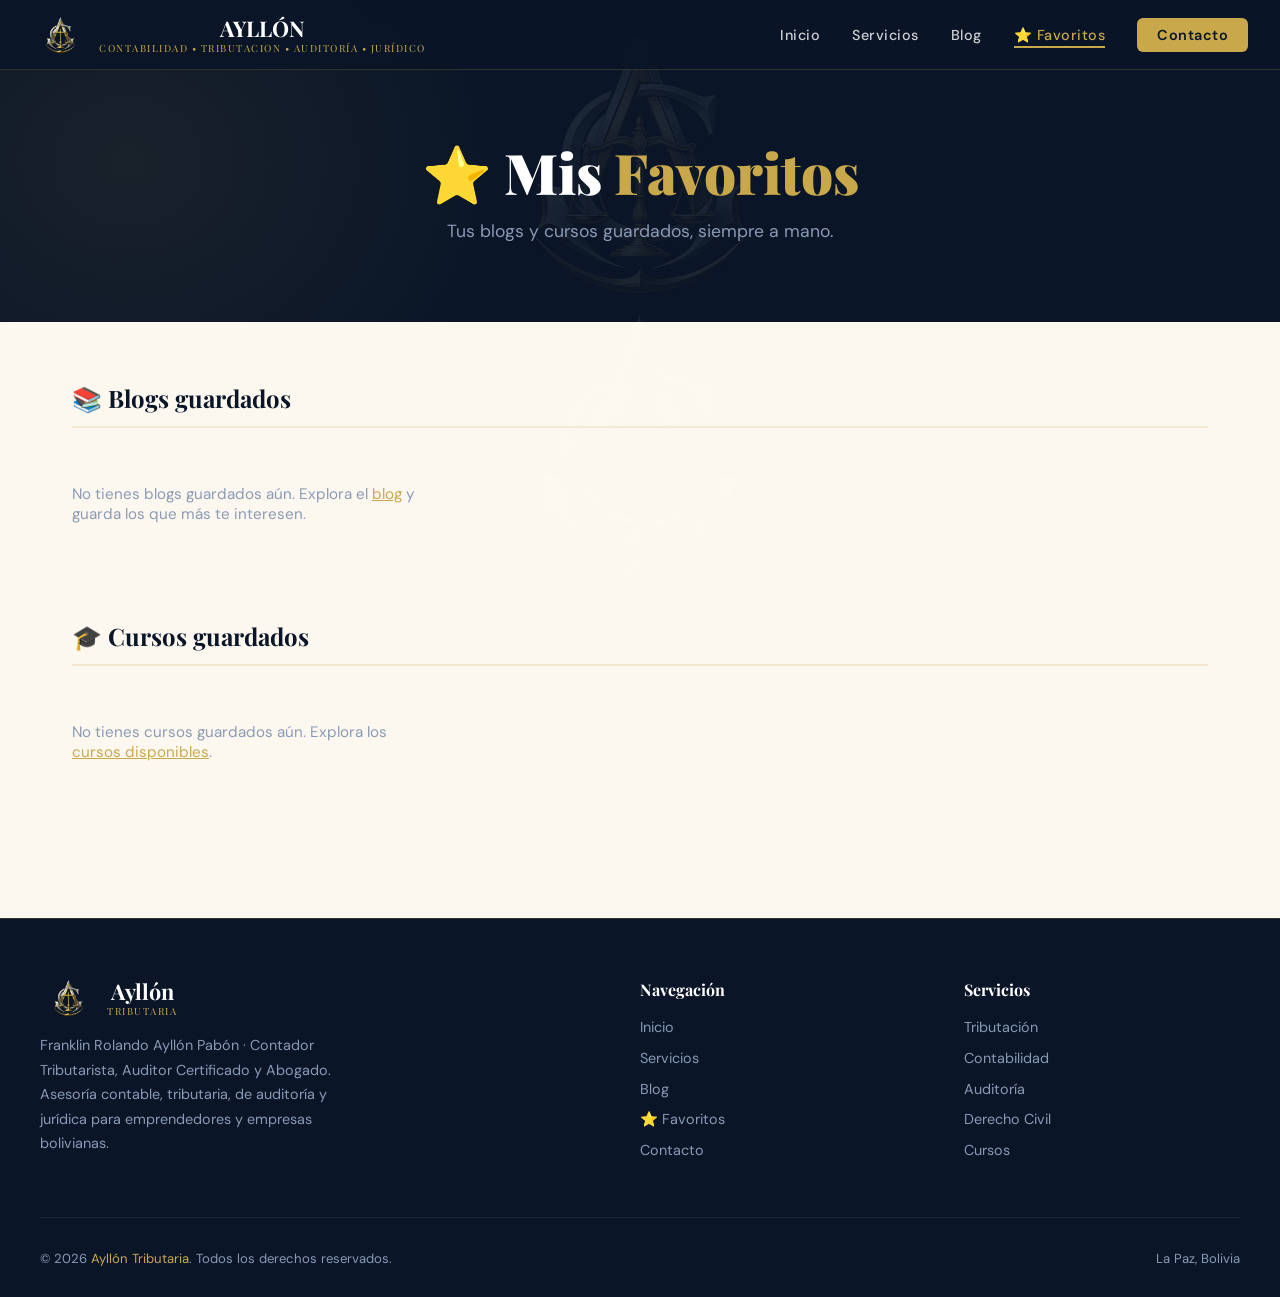
<file: favoritos.html>
<!DOCTYPE html>
<html lang="es">
<head>
  <meta charset="UTF-8">
  <meta name="viewport" content="width=device-width, initial-scale=1.0">
  <title>Mis Favoritos | Ayllón Tributaria</title>
  <meta name="description" content="Tus blogs y cursos guardados de Ayllón Tributaria.">
  <link rel="stylesheet" href="css/styles.css">
  <style>
    .favs-layout { max-width: 1200px; margin: 0 auto; padding: 60px 2rem; }
    .favs-seccion { margin-bottom: 4rem; }
    .favs-seccion-titulo {
      font-family: 'Playfair Display', serif; font-size: 1.5rem;
      font-weight: 700; color: var(--navy); margin-bottom: 1.5rem;
      padding-bottom: 0.75rem; border-bottom: 2px solid rgba(201,168,76,0.2);
      display: flex; align-items: center; gap: 10px;
    }
    .favs-grid {
      display: grid; grid-template-columns: repeat(auto-fill, minmax(300px, 1fr));
      gap: 1.5rem;
    }
    .fav-card {
      background: var(--white); border-radius: var(--radius-lg);
      border: 1px solid rgba(201,168,76,0.1); padding: 1.5rem;
      box-shadow: var(--shadow); transition: transform 0.3s, box-shadow 0.3s;
      display: flex; flex-direction: column; gap: 0.75rem;
    }
    .fav-card:hover { transform: translateY(-4px); box-shadow: var(--shadow-gold); }
    .fav-card-titulo {
      font-family: 'Playfair Display', serif; font-size: 1rem;
      font-weight: 700; color: var(--navy); cursor: pointer; line-height: 1.4;
    }
    .fav-card-titulo:hover { color: var(--gold); }
    .fav-card-acciones { display: flex; gap: 8px; margin-top: auto; }
    .btn-fav-ir {
      background: var(--gold); color: var(--navy);
      border: none; padding: 8px 16px; border-radius: 999px;
      font-size: 0.85rem; font-weight: 600; cursor: pointer;
      font-family: 'DM Sans', sans-serif; transition: all 0.2s;
      text-decoration: none; display: inline-flex; align-items: center;
    }
    .btn-fav-ir:hover { background: var(--gold-light); }
    .btn-fav-quitar {
      background: transparent; border: 1px solid rgba(201,168,76,0.3);
      color: var(--text-mid); padding: 8px 16px; border-radius: 999px;
      font-size: 0.85rem; cursor: pointer; transition: all 0.2s;
      font-family: 'DM Sans', sans-serif;
    }
    .btn-fav-quitar:hover { background: #fee2e2; color: #dc2626; border-color: #dc2626; }
    .favs-vacio {
      color: var(--text-light); font-size: 0.95rem; padding: 2rem 0;
    }
    @media (max-width: 600px) {
      .favs-grid { grid-template-columns: 1fr; }
    }
  </style>
</head>
<body>
  <img src="img/logo.png" alt="" aria-hidden="true" class="logo-watermark">

  <!-- NAVBAR -->
  <nav class="navbar">
    <a href="index.html" class="nav-logo">
      <img src="img/logo.png" alt="Ayllón Tributaria" style="height:38px; width:auto; object-fit:contain;">
      <div class="nav-logo-text">
        AYLLÓN
        <span class="nav-logo-sub">CONTABILIDAD • TRIBUTACION • AUDITORÍA • JURÍDICO</span>
      </div>
    </a>
    <ul class="nav-links">
      <li><a href="index.html">Inicio</a></li>
      <li><a href="servicios.html">Servicios</a></li>
      <li><a href="blog.html">Blog</a></li>
      <li><a href="favoritos.html" class="active">⭐ Favoritos</a></li>
      <li><a href="contacto.html" class="nav-cta">Contacto</a></li>
    </ul>
    <button class="nav-hamburger" aria-label="Menú">
      <span></span><span></span><span></span>
    </button>
  </nav>

  <!-- HERO -->
  <div class="page-hero" style="position:relative; overflow:hidden;">
    <img src="img/logo.png" alt="" aria-hidden="true" style="position:absolute; left:50%; top:50%; transform:translate(-50%,-50%); width:420px; opacity:0.07; pointer-events:none; user-select:none;">
    <h1>⭐ Mis <span>Favoritos</span></h1>
    <p>Tus blogs y cursos guardados, siempre a mano.</p>
  </div>

  <div class="favs-layout">

    <!-- BLOGS GUARDADOS -->
    <div class="favs-seccion">
      <div class="favs-seccion-titulo">📚 Blogs guardados</div>
      <div class="favs-grid" id="favs-blogs-grid">
        <p class="favs-vacio">Cargando...</p>
      </div>
    </div>

    <!-- CURSOS GUARDADOS -->
    <div class="favs-seccion">
      <div class="favs-seccion-titulo">🎓 Cursos guardados</div>
      <div class="favs-grid" id="favs-cursos-grid">
        <p class="favs-vacio">Cargando...</p>
      </div>
    </div>

  </div>

  <!-- FOOTER -->
  <footer style="position:relative; overflow:hidden;">
    <div class="footer-grid">
      <div class="footer-brand">
        <a href="index.html" class="nav-logo">
          <img src="img/logo.png" alt="Ayllón Tributaria" style="height:38px; width:auto; object-fit:contain;">
          <div class="nav-logo-text" style="color:var(--white)">Ayllón<span class="nav-logo-sub">Tributaria</span></div>
        </a>
        <p>Franklin Rolando Ayllón Pabón · Contador Tributarista, Auditor Certificado y Abogado. Asesoría contable, tributaria, de auditoría y jurídica para emprendedores y empresas bolivianas.</p>
      </div>
      <div class="footer-col">
        <h4>Navegación</h4>
        <ul>
          <li><a href="index.html">Inicio</a></li>
          <li><a href="servicios.html">Servicios</a></li>
          <li><a href="blog.html">Blog</a></li>
          <li><a href="favoritos.html">⭐ Favoritos</a></li>
          <li><a href="contacto.html">Contacto</a></li>
        </ul>
      </div>
      <div class="footer-col">
        <h4>Servicios</h4>
        <ul>
          <li><a href="servicios.html">Tributación</a></li>
          <li><a href="servicios.html">Contabilidad</a></li>
          <li><a href="servicios.html">Auditoría</a></li>
          <li><a href="servicios.html">Derecho Civil</a></li>
          <li><a href="servicios.html">Cursos</a></li>
        </ul>
      </div>
    </div>
    <div class="footer-bottom">
      <p>© 2026 <span>Ayllón Tributaria</span>. Todos los derechos reservados.</p>
      <p>La Paz, Bolivia</p>
    </div>
  </footer>

  <script type="module">
  import { db } from './js/main.js';

  function getBlogsFavs() {
    try { return JSON.parse(localStorage.getItem('blogs_favs') || '[]'); } catch { return []; }
  }
  function getCursosFavs() {
    try { return JSON.parse(localStorage.getItem('cursos_favs') || '[]'); } catch { return []; }
  }
  function saveBlogsFavs(favs) { localStorage.setItem('blogs_favs', JSON.stringify(favs)); }
  function saveCursosFavs(favs) { localStorage.setItem('cursos_favs', JSON.stringify(favs)); }

  async function renderFavsBlogs() {
    const grid = document.getElementById('favs-blogs-grid');
    const favs = getBlogsFavs();
    if (favs.length === 0) {
      grid.innerHTML = '<p class="favs-vacio">No tienes blogs guardados aún. Explora el <a href="blog.html" style="color:var(--gold)">blog</a> y guarda los que más te interesen.</p>';
      return;
    }
    try {
      const cards = await Promise.all(favs.map(async f => {
        try {
          const b = await db.getBlog(f.id);
          return { ...f, categoria: b?.categoria || '', resumen: b?.resumen || '' };
        } catch { return f; }
      }));
      grid.innerHTML = cards.map(f => `
        <div class="fav-card">
          <div class="fav-card-titulo" onclick="location.href='blog.html?id=${f.id}'">${f.titulo}</div>
          ${f.categoria ? `<span style="font-size:0.72rem;font-weight:600;letter-spacing:2px;text-transform:uppercase;color:var(--gold);">${f.categoria}</span>` : ''}
          ${f.resumen ? `<p style="font-size:0.85rem;color:var(--text-mid);line-height:1.6;">${f.resumen}</p>` : ''}
          <div class="fav-card-acciones">
            <a href="blog.html?id=${f.id}" class="btn-fav-ir">Leer →</a>
            <button class="btn-fav-quitar" onclick="quitarBlog('${f.id}')">✕ Quitar</button>
          </div>
        </div>
      `).join('');
    } catch(e) {
      grid.innerHTML = '<p class="favs-vacio">Error al cargar blogs guardados.</p>';
    }
  }

  async function renderFavsCursos() {
    const grid = document.getElementById('favs-cursos-grid');
    const favs = getCursosFavs();
    if (favs.length === 0) {
      grid.innerHTML = '<p class="favs-vacio">No tienes cursos guardados aún. Explora los <a href="servicios.html" style="color:var(--gold)">cursos disponibles</a>.</p>';
      return;
    }
    try {
      const todos = await db.getCursos();
      const cards = favs.map(f => {
        const c = todos.find(x => String(x.id) === String(f.id));
        return { ...f, precio: c?.precio || '', duracion: c?.duracion || '', resumen: c?.resumen || c?.descripcion || '' };
      });
      grid.innerHTML = cards.map(f => `
        <div class="fav-card">
          <div class="fav-card-titulo" onclick="location.href='servicios.html?curso=${f.id}'">${f.titulo}</div>
          ${f.precio ? `<span style="font-family:'Playfair Display',serif;font-size:1.1rem;color:var(--gold);font-weight:700;">Bs. ${f.precio}</span>` : ''}
          ${f.resumen ? `<p style="font-size:0.85rem;color:var(--text-mid);line-height:1.6;">${f.resumen}</p>` : ''}
          <div class="fav-card-acciones">
            <a href="servicios.html?curso=${f.id}" class="btn-fav-ir">Ver curso →</a>
            <button class="btn-fav-quitar" onclick="quitarCurso(${f.id})">✕ Quitar</button>
          </div>
        </div>
      `).join('');
    } catch(e) {
      grid.innerHTML = '<p class="favs-vacio">Error al cargar cursos guardados.</p>';
    }
  }

  window.quitarBlog = function(id) {
    saveBlogsFavs(getBlogsFavs().filter(f => f.id !== id));
    renderFavsBlogs();
  };

  window.quitarCurso = function(id) {
    saveCursosFavs(getCursosFavs().filter(f => f.id !== id));
    renderFavsCursos();
  };

  renderFavsBlogs();
  renderFavsCursos();
  </script>

</body>
</html>
</file>
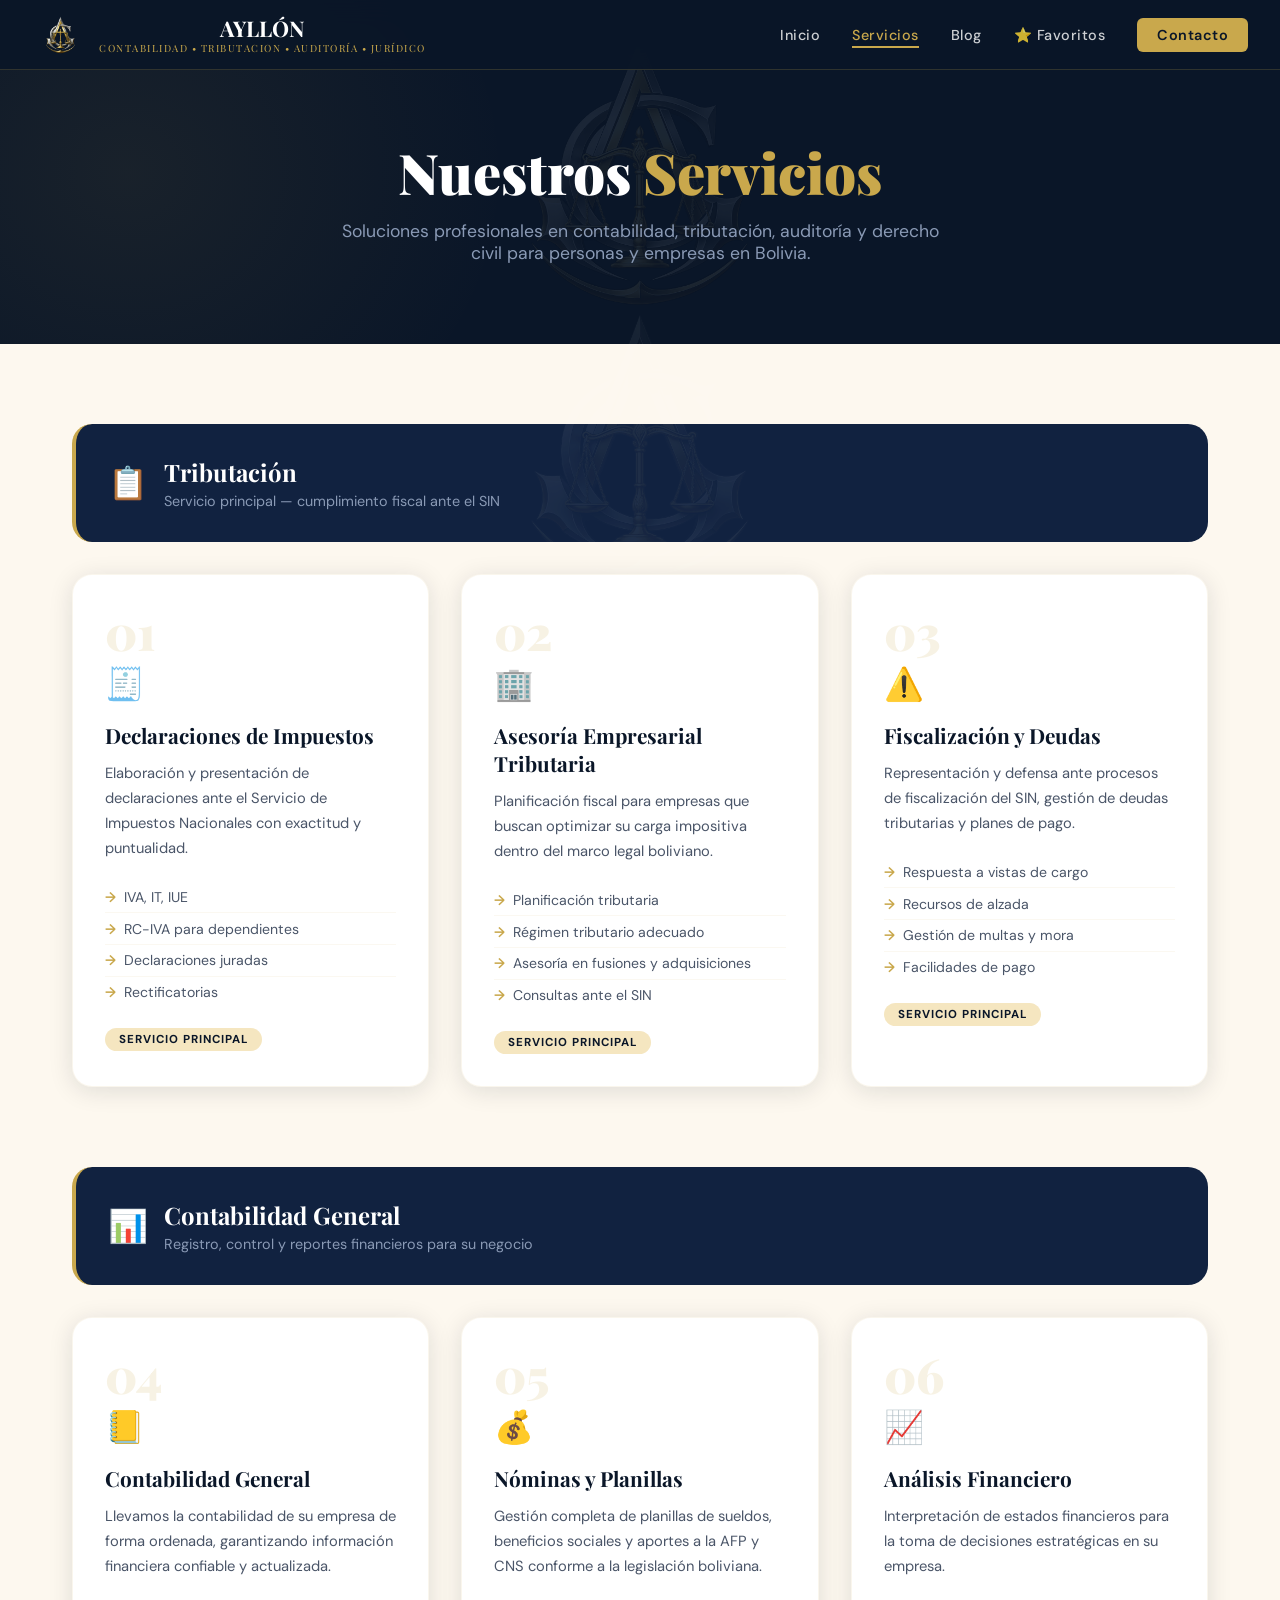
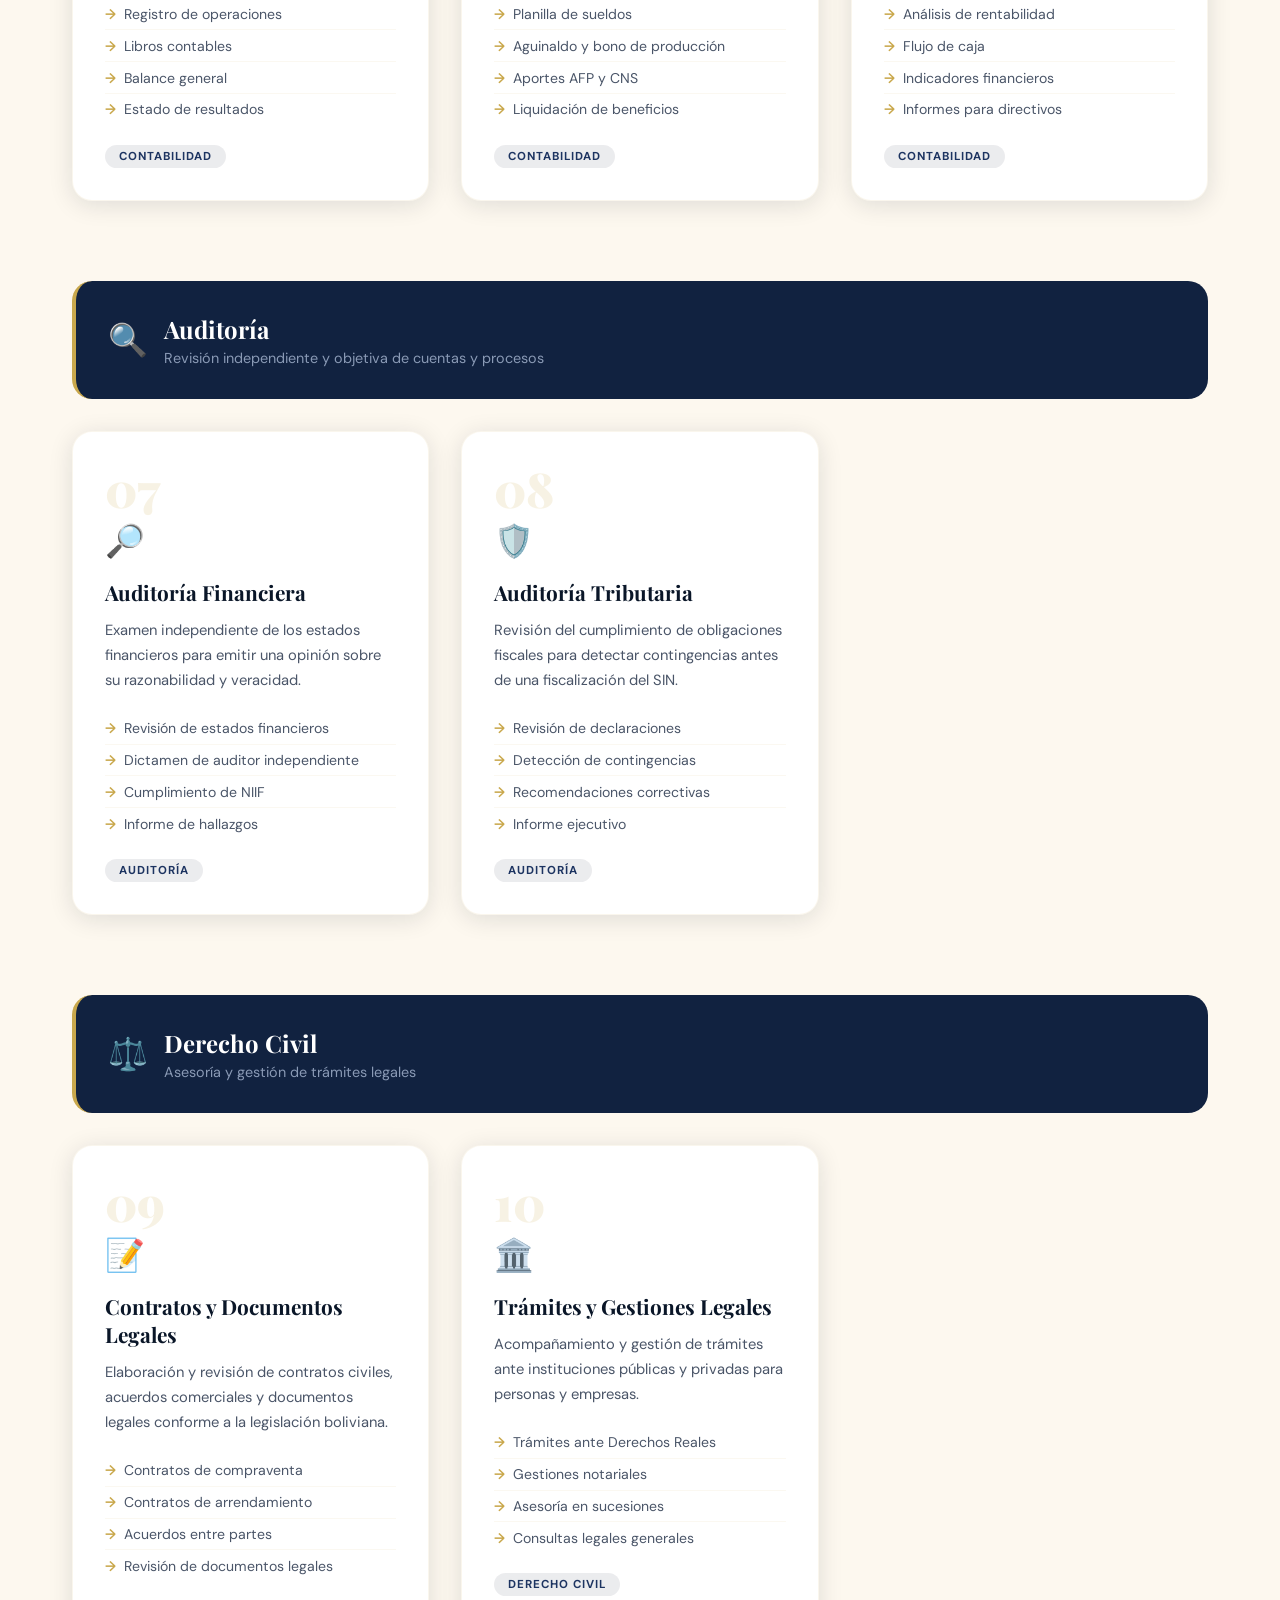
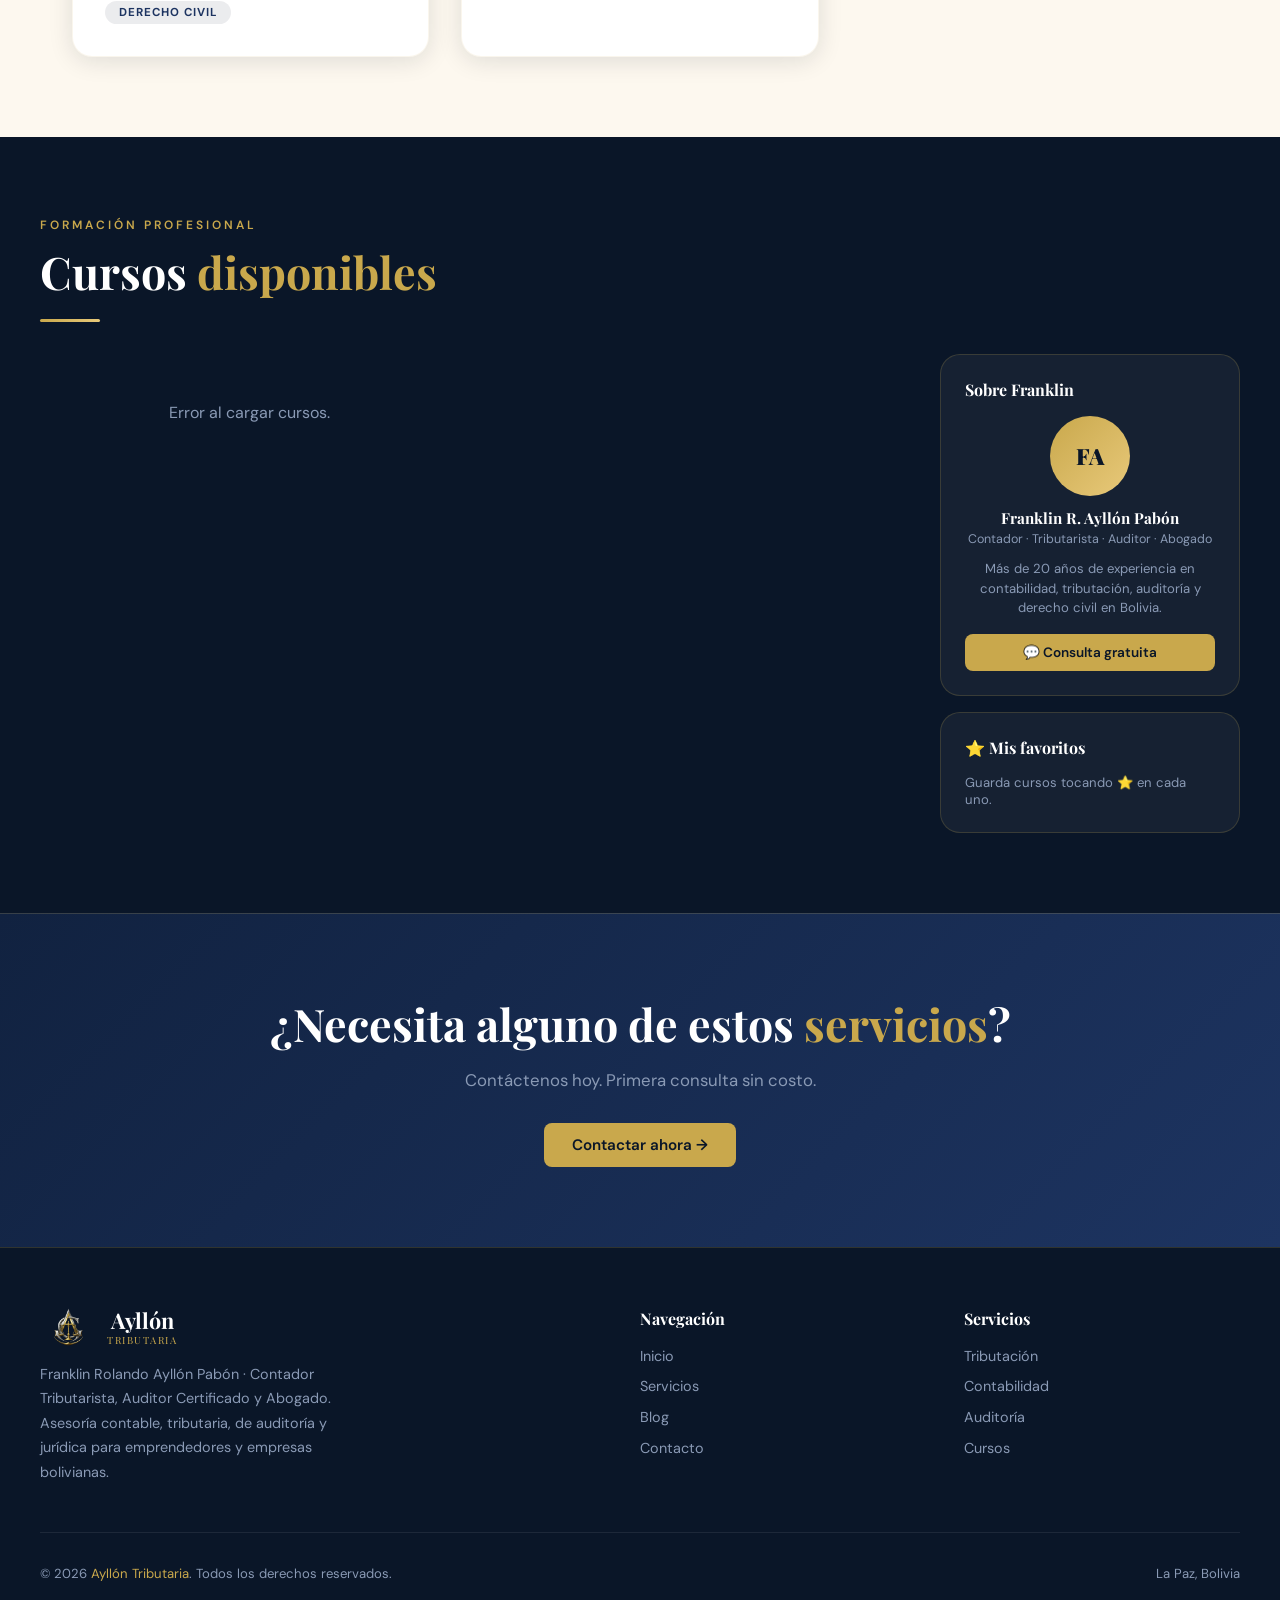
<file: servicios.html>
<!DOCTYPE html>
<html lang="es">
<head>
  <meta charset="UTF-8">
  <meta name="viewport" content="width=device-width, initial-scale=1.0">
  <title>Servicios | Ayllón Tributaria</title>
  <meta name="description" content="Servicios de tributación, contabilidad y auditoría en La Paz, Bolivia.">
  <link rel="stylesheet" href="css/styles.css">
  <style>
    /* SERVICIOS */
    .servicios-grid {
      display: grid; grid-template-columns: repeat(auto-fill, minmax(340px, 1fr));
      gap: 2rem; margin-top: 2rem;
    }
    .servicio-card {
      background: var(--white); border-radius: var(--radius-lg);
      padding: 2rem; border: 1px solid rgba(201,168,76,0.1);
      box-shadow: var(--shadow); transition: transform 0.3s, box-shadow 0.3s;
    }
    .servicio-card:hover { transform: translateY(-6px); box-shadow: var(--shadow-gold); }
    .servicio-numero {
      font-family: 'Playfair Display', serif; font-size: 3rem;
      font-weight: 900; color: rgba(201,168,76,0.15); line-height: 1;
      margin-bottom: 0.5rem;
    }
    .servicio-icon { font-size: 2rem; margin-bottom: 1rem; }
    .servicio-card h3 {
      font-family: 'Playfair Display', serif; font-size: 1.3rem;
      font-weight: 700; color: var(--navy); margin-bottom: 0.75rem;
    }
    .servicio-card p { color: var(--text-mid); font-size: 0.92rem; line-height: 1.7; margin-bottom: 1.25rem; }
    .servicio-lista { list-style: none; }
    .servicio-lista li {
      padding: 0.4rem 0; font-size: 0.88rem; color: var(--text-mid);
      border-bottom: 1px solid rgba(201,168,76,0.08);
      display: flex; align-items: center; gap: 8px;
    }
    .servicio-lista li::before { content: '→'; color: var(--gold); font-weight: 600; flex-shrink: 0; }
    .servicio-lista li:last-child { border-bottom: none; }
    .servicio-tag {
      display: inline-block; margin-top: 1.25rem;
      padding: 4px 14px; border-radius: 999px;
      font-size: 0.72rem; font-weight: 700; letter-spacing: 1px;
      text-transform: uppercase;
    }
    .tag-principal { background: var(--gold-pale); color: var(--navy); }
    .tag-secundario { background: rgba(10,22,40,0.08); color: var(--navy-light); }

    /* SEPARADOR SECCIONES */
    .seccion-header {
      background: var(--navy-mid); padding: 2rem;
      border-radius: var(--radius-lg); margin-bottom: 2rem;
      border-left: 4px solid var(--gold);
      display: flex; align-items: center; gap: 1rem;
    }
    .seccion-header-icon { font-size: 2rem; }
    .seccion-header h2 {
      font-family: 'Playfair Display', serif; color: var(--white);
      font-size: 1.5rem; font-weight: 700;
    }
    .seccion-header p { color: var(--text-light); font-size: 0.9rem; margin-top: 0.25rem; }

    /* CURSOS */
    .cursos-wrap { background: var(--navy); padding: 80px 2rem; }
    .cursos-inner { max-width: 1200px; margin: 0 auto; }
    .cursos-inner .section-title { color: var(--white); }
    .cursos-grid {
      display: grid; grid-template-columns: repeat(auto-fill, minmax(300px, 1fr));
      gap: 1.5rem; margin-top: 2rem;
    }
    .curso-card {
      background: rgba(255,255,255,0.04); border: 1px solid rgba(201,168,76,0.2);
      border-radius: var(--radius-lg); padding: 1.75rem;
      transition: transform 0.3s, border-color 0.3s;
    }
    .curso-card:hover { transform: translateY(-4px); border-color: var(--gold); }
    .curso-badge {
      display: inline-block; padding: 3px 10px; border-radius: 999px;
      font-size: 0.7rem; font-weight: 600;
      background: rgba(201,168,76,0.15); color: var(--gold); margin-bottom: 1rem;
    }
    .curso-card h3 { font-family: 'Playfair Display', serif; color: var(--white); font-size: 1.1rem; margin-bottom: 0.75rem; }
    .curso-card p { color: var(--text-light); font-size: 0.88rem; line-height: 1.6; margin-bottom: 1.25rem; }
    .curso-meta { display: flex; justify-content: space-between; align-items: center; }
    .curso-precio { font-family: 'Playfair Display', serif; font-size: 1.4rem; font-weight: 700; color: var(--gold); }
    .curso-precio small { font-family: 'DM Sans', sans-serif; font-size: 0.75rem; color: var(--text-light); display: block; font-weight: 400; }
    .curso-empty { text-align: center; padding: 3rem; color: var(--text-light); }

    /* CTA */
    .cta-section {
      background: linear-gradient(135deg, var(--navy-mid), var(--navy-light));
      padding: 80px 2rem; text-align: center;
      border-top: 1px solid rgba(201,168,76,0.2);
    }
    .cta-section h2 { font-family: 'Playfair Display', serif; font-size: clamp(1.8rem, 4vw, 2.8rem); color: var(--white); margin-bottom: 1rem; }
    .cta-section h2 span { color: var(--gold); }
    .cta-section p { color: var(--text-light); margin-bottom: 2rem; font-size: 1.05rem; }

    @media (max-width: 768px) {
      .servicios-grid { grid-template-columns: 1fr; }
      .cursos-grid { grid-template-columns: 1fr; }
    }

    .sidebar-card-srv {
      background: rgba(255,255,255,0.05); border: 1px solid rgba(201,168,76,0.2);
      border-radius: var(--radius-lg); padding: 1.5rem;
    }
    .fav-curso-item {
      display: flex; justify-content: space-between; align-items: center;
      padding: 6px 0; border-bottom: 1px solid rgba(201,168,76,0.1);
      font-size: 0.83rem; color: var(--text-light);
    }
    .fav-curso-item:last-child { border-bottom: none; }
    .fav-curso-titulo { cursor: pointer; flex: 1; }
    .fav-curso-titulo:hover { color: var(--gold); }
    .fav-curso-remove { cursor: pointer; color: var(--text-light); margin-left: 8px; }
    .btn-fav-curso {
      background: transparent; border: 1px solid rgba(201,168,76,0.3);
      color: var(--text-light); padding: 6px 14px; border-radius: 999px;
      font-size: 0.78rem; cursor: pointer; transition: all 0.2s; font-family: 'DM Sans',sans-serif;
    }
    .btn-fav-curso.active { background: rgba(201,168,76,0.15); color: var(--gold); border-color: var(--gold); }
    .btn-compartir-curso {
      background: transparent; border: 1px solid rgba(201,168,76,0.3);
      color: var(--text-light); padding: 6px 14px; border-radius: 999px;
      font-size: 0.78rem; cursor: pointer; transition: all 0.2s; font-family: 'DM Sans',sans-serif;
    }
    .btn-compartir-curso:hover { background: var(--gold); color: var(--navy); }
    @media (max-width: 900px) {
      .cursos-inner > div[style*="grid-template-columns"] { grid-template-columns: 1fr !important; }
    }

  </style>
</head>
<body>
  <img src="img/logo.png" alt="" aria-hidden="true" class="logo-watermark">

  <!-- NAVBAR -->
  <nav class="navbar">
    <a href="index.html" class="nav-logo">
      <img src="img/logo.png" alt="Ayllón Tributaria" style="height:38px; width:auto; object-fit:contain;">
      <div class="nav-logo-text">
        AYLLÓN
        <span class="nav-logo-sub">CONTABILIDAD • TRIBUTACION • AUDITORÍA • JURÍDICO</span>
      </div>
    </a>
    <ul class="nav-links">
      <li><a href="index.html">Inicio</a></li>
      <li><a href="servicios.html">Servicios</a></li>
      <li><a href="blog.html">Blog</a></li>
      <li><a href="favoritos.html">⭐ Favoritos</a></li>
      <li><a href="contacto.html" class="nav-cta">Contacto</a></li>
    </ul>
    <button class="nav-hamburger" aria-label="Menú">
      <span></span><span></span><span></span>
    </button>
  </nav>

  <!-- HERO -->
  <div class="page-hero" style="position:relative; overflow:hidden;">
    <img src="img/logo.png" alt="" aria-hidden="true" style="position:absolute; left:50%; top:50%; transform:translate(-50%,-50%); width:420px; opacity:0.07; pointer-events:none; user-select:none;">
    <h1>Nuestros <span>Servicios</span></h1>
    <p>Soluciones profesionales en contabilidad, tributación, auditoría y derecho civil para personas y empresas en Bolivia.</p>
  </div>

  <!-- SERVICIOS TRIBUTACION -->
  <section class="section">
    <div class="seccion-header animate-up">
      <div class="seccion-header-icon">📋</div>
      <div>
        <h2>Tributación</h2>
        <p>Servicio principal — cumplimiento fiscal ante el SIN</p>
      </div>
    </div>
    <div class="servicios-grid">

      <div class="servicio-card animate-up">
        <div class="servicio-numero">01</div>
        <div class="servicio-icon">🧾</div>
        <h3>Declaraciones de Impuestos</h3>
        <p>Elaboración y presentación de declaraciones ante el Servicio de Impuestos Nacionales con exactitud y puntualidad.</p>
        <ul class="servicio-lista">
          <li>IVA, IT, IUE</li>
          <li>RC-IVA para dependientes</li>
          <li>Declaraciones juradas</li>
          <li>Rectificatorias</li>
        </ul>
        <span class="servicio-tag tag-principal">Servicio principal</span>
      </div>

      <div class="servicio-card animate-up">
        <div class="servicio-numero">02</div>
        <div class="servicio-icon">🏢</div>
        <h3>Asesoría Empresarial Tributaria</h3>
        <p>Planificación fiscal para empresas que buscan optimizar su carga impositiva dentro del marco legal boliviano.</p>
        <ul class="servicio-lista">
          <li>Planificación tributaria</li>
          <li>Régimen tributario adecuado</li>
          <li>Asesoría en fusiones y adquisiciones</li>
          <li>Consultas ante el SIN</li>
        </ul>
        <span class="servicio-tag tag-principal">Servicio principal</span>
      </div>

      <div class="servicio-card animate-up">
        <div class="servicio-numero">03</div>
        <div class="servicio-icon">⚠️</div>
        <h3>Fiscalización y Deudas</h3>
        <p>Representación y defensa ante procesos de fiscalización del SIN, gestión de deudas tributarias y planes de pago.</p>
        <ul class="servicio-lista">
          <li>Respuesta a vistas de cargo</li>
          <li>Recursos de alzada</li>
          <li>Gestión de multas y mora</li>
          <li>Facilidades de pago</li>
        </ul>
        <span class="servicio-tag tag-principal">Servicio principal</span>
      </div>

    </div>
  </section>

  <!-- SERVICIOS CONTABILIDAD -->
  <section class="section" style="padding-top:0;">
    <div class="seccion-header animate-up">
      <div class="seccion-header-icon">📊</div>
      <div>
        <h2>Contabilidad General</h2>
        <p>Registro, control y reportes financieros para su negocio</p>
      </div>
    </div>
    <div class="servicios-grid">

      <div class="servicio-card animate-up">
        <div class="servicio-numero">04</div>
        <div class="servicio-icon">📒</div>
        <h3>Contabilidad General</h3>
        <p>Llevamos la contabilidad de su empresa de forma ordenada, garantizando información financiera confiable y actualizada.</p>
        <ul class="servicio-lista">
          <li>Registro de operaciones</li>
          <li>Libros contables</li>
          <li>Balance general</li>
          <li>Estado de resultados</li>
        </ul>
        <span class="servicio-tag tag-secundario">Contabilidad</span>
      </div>

      <div class="servicio-card animate-up">
        <div class="servicio-numero">05</div>
        <div class="servicio-icon">💰</div>
        <h3>Nóminas y Planillas</h3>
        <p>Gestión completa de planillas de sueldos, beneficios sociales y aportes a la AFP y CNS conforme a la legislación boliviana.</p>
        <ul class="servicio-lista">
          <li>Planilla de sueldos</li>
          <li>Aguinaldo y bono de producción</li>
          <li>Aportes AFP y CNS</li>
          <li>Liquidación de beneficios</li>
        </ul>
        <span class="servicio-tag tag-secundario">Contabilidad</span>
      </div>

      <div class="servicio-card animate-up">
        <div class="servicio-numero">06</div>
        <div class="servicio-icon">📈</div>
        <h3>Análisis Financiero</h3>
        <p>Interpretación de estados financieros para la toma de decisiones estratégicas en su empresa.</p>
        <ul class="servicio-lista">
          <li>Análisis de rentabilidad</li>
          <li>Flujo de caja</li>
          <li>Indicadores financieros</li>
          <li>Informes para directivos</li>
        </ul>
        <span class="servicio-tag tag-secundario">Contabilidad</span>
      </div>

    </div>
  </section>

  <!-- SERVICIOS AUDITORIA -->
  <section class="section" style="padding-top:0;">
    <div class="seccion-header animate-up">
      <div class="seccion-header-icon">🔍</div>
      <div>
        <h2>Auditoría</h2>
        <p>Revisión independiente y objetiva de cuentas y procesos</p>
      </div>
    </div>
    <div class="servicios-grid">

      <div class="servicio-card animate-up">
        <div class="servicio-numero">07</div>
        <div class="servicio-icon">🔎</div>
        <h3>Auditoría Financiera</h3>
        <p>Examen independiente de los estados financieros para emitir una opinión sobre su razonabilidad y veracidad.</p>
        <ul class="servicio-lista">
          <li>Revisión de estados financieros</li>
          <li>Dictamen de auditor independiente</li>
          <li>Cumplimiento de NIIF</li>
          <li>Informe de hallazgos</li>
        </ul>
        <span class="servicio-tag tag-secundario">Auditoría</span>
      </div>

      <div class="servicio-card animate-up">
        <div class="servicio-numero">08</div>
        <div class="servicio-icon">🛡️</div>
        <h3>Auditoría Tributaria</h3>
        <p>Revisión del cumplimiento de obligaciones fiscales para detectar contingencias antes de una fiscalización del SIN.</p>
        <ul class="servicio-lista">
          <li>Revisión de declaraciones</li>
          <li>Detección de contingencias</li>
          <li>Recomendaciones correctivas</li>
          <li>Informe ejecutivo</li>
        </ul>
        <span class="servicio-tag tag-secundario">Auditoría</span>
      </div>

    </div>
  </section>

  <!-- SERVICIOS DERECHO CIVIL -->
  <section class="section" style="padding-top:0;">
    <div class="seccion-header animate-up">
      <div class="seccion-header-icon">⚖️</div>
      <div>
        <h2>Derecho Civil</h2>
        <p>Asesoría y gestión de trámites legales</p>
      </div>
    </div>
    <div class="servicios-grid">

      <div class="servicio-card animate-up">
        <div class="servicio-numero">09</div>
        <div class="servicio-icon">📝</div>
        <h3>Contratos y Documentos Legales</h3>
        <p>Elaboración y revisión de contratos civiles, acuerdos comerciales y documentos legales conforme a la legislación boliviana.</p>
        <ul class="servicio-lista">
          <li>Contratos de compraventa</li>
          <li>Contratos de arrendamiento</li>
          <li>Acuerdos entre partes</li>
          <li>Revisión de documentos legales</li>
        </ul>
        <span class="servicio-tag tag-secundario">Derecho Civil</span>
      </div>

      <div class="servicio-card animate-up">
        <div class="servicio-numero">10</div>
        <div class="servicio-icon">🏛️</div>
        <h3>Trámites y Gestiones Legales</h3>
        <p>Acompañamiento y gestión de trámites ante instituciones públicas y privadas para personas y empresas.</p>
        <ul class="servicio-lista">
          <li>Trámites ante Derechos Reales</li>
          <li>Gestiones notariales</li>
          <li>Asesoría en sucesiones</li>
          <li>Consultas legales generales</li>
        </ul>
        <span class="servicio-tag tag-secundario">Derecho Civil</span>
      </div>

    </div>
  </section>

  <!-- CURSOS -->
  <div id="cursos-section">
  <section class="cursos-wrap">
    <div class="cursos-inner">
      <p class="section-label animate-up">Formación profesional</p>
      <h2 class="section-title animate-up">Cursos <span style="color:var(--gold)">disponibles</span></h2>
      <div class="section-divider animate-up"></div>
      <div style="display:grid; grid-template-columns:1fr 300px; gap:2.5rem; align-items:start; margin-top:2rem;">
        <div class="cursos-grid" id="cursos-container" style="margin-top:0;">
          <div class="curso-empty">Cargando cursos...</div>
        </div>
        <!-- SIDEBAR CURSOS -->
        <aside>
          <div class="sidebar-card-srv">
            <h3 style="font-family:'Playfair Display',serif;font-size:1rem;color:var(--white);margin-bottom:1rem;">Sobre Franklin</h3>
            <div style="text-align:center;">
              <div id="srv-sidebar-avatar" style="width:80px;height:80px;border-radius:50%;background:linear-gradient(135deg,var(--gold),var(--gold-light));display:flex;align-items:center;justify-content:center;font-family:'Playfair Display',serif;font-size:1.4rem;font-weight:900;color:var(--navy);margin:0 auto 0.75rem;">FA</div>
              <div style="font-family:'Playfair Display',serif;font-size:0.95rem;font-weight:700;color:var(--white);margin-bottom:3px;">Franklin R. Ayllón Pabón</div>
              <div style="font-size:0.78rem;color:var(--text-light);margin-bottom:0.75rem;">Contador · Tributarista · Auditor · Abogado</div>
              <p style="font-size:0.82rem;color:var(--text-light);line-height:1.5;margin-bottom:1rem;">Más de 20 años de experiencia en contabilidad, tributación, auditoría y derecho civil en Bolivia.</p>
              <a href="https://wa.me/59168064859" class="btn btn-primary" style="font-size:0.85rem;padding:10px 16px;display:block;">💬 Consulta gratuita</a>
            </div>
          </div>
          <div class="sidebar-card-srv" style="margin-top:1rem;">
            <h3 style="font-family:'Playfair Display',serif;font-size:1rem;color:var(--white);margin-bottom:1rem;">⭐ Mis favoritos</h3>
            <div id="cursos-favoritos-lista">
              <p style="font-size:0.82rem;color:var(--text-light);">Guarda cursos tocando ⭐ en cada uno.</p>
            </div>
          </div>
        </aside>
      </div>
    </div>
  </section>
  </div>

  <div id="curso-detalle" style="display:none; background:var(--cream);"></div>

  <!-- CTA -->
  <section class="cta-section">
    <h2 class="animate-up">¿Necesita alguno de estos <span>servicios</span>?</h2>
    <p class="animate-up">Contáctenos hoy. Primera consulta sin costo.</p>
    <a href="contacto.html" class="btn btn-primary animate-up">Contactar ahora →</a>
  </section>

  <!-- FOOTER -->
  <footer style="position:relative; overflow:hidden;">
    <div class="footer-grid">
      <div class="footer-brand">
        <a href="index.html" class="nav-logo">
          <img src="img/logo.png" alt="Ayllón Tributaria" style="height:38px; width:auto; object-fit:contain;">
          <div class="nav-logo-text" style="color:var(--white)">Ayllón<span class="nav-logo-sub">Tributaria</span></div>
        </a>
        <p>Franklin Rolando Ayllón Pabón · Contador Tributarista, Auditor Certificado y Abogado. Asesoría contable, tributaria, de auditoría y jurídica para emprendedores y empresas bolivianas.</p>
      </div>
      <div class="footer-col">
        <h4>Navegación</h4>
        <ul>
          <li><a href="index.html">Inicio</a></li>
          <li><a href="servicios.html">Servicios</a></li>
          <li><a href="blog.html">Blog</a></li>
          <li><a href="contacto.html">Contacto</a></li>
        </ul>
      </div>
      <div class="footer-col">
        <h4>Servicios</h4>
        <ul>
          <li><a href="servicios.html">Tributación</a></li>
          <li><a href="servicios.html">Contabilidad</a></li>
          <li><a href="servicios.html">Auditoría</a></li>
          <li><a href="servicios.html">Cursos</a></li>
        </ul>
      </div>
    </div>
    <div class="footer-bottom">
      <p>© 2026 <span>Ayllón Tributaria</span>. Todos los derechos reservados.</p>
      <p>La Paz, Bolivia</p>
    </div>
  </footer>

  <script type="module">
  import { db, renderMarkdown } from './js/main.js';

  // VISTA LISTA / DETALLE
  function getCursosFavs() {
    try { return JSON.parse(localStorage.getItem('cursos_favs') || '[]'); } catch { return []; }
  }
  function saveCursosFavs(favs) { localStorage.setItem('cursos_favs', JSON.stringify(favs)); }
  function renderCursosFavSidebar() {
    const el = document.getElementById('cursos-favoritos-lista');
    if (!el) return;
    const favs = getCursosFavs();
    if (favs.length === 0) {
      el.innerHTML = '<p style="font-size:0.82rem;color:var(--text-light);">Guarda cursos tocando ⭐ en cada uno.</p>';
      return;
    }
    el.innerHTML = favs.map(f => `
      <div class="fav-curso-item">
        <span class="fav-curso-titulo" onclick="verCurso(${f.id})">${f.titulo}</span>
        <span class="fav-curso-remove" onclick="quitarCursoFav(${f.id})">✕</span>
      </div>
    `).join('');
  }
  window.quitarCursoFav = function(id) {
    saveCursosFavs(getCursosFavs().filter(f => f.id !== id));
    renderCursosFavSidebar();
  };

window.toggleCursoFavCard = function(id, titulo, btn) {
    let favs = getCursosFavs();
    const idx = favs.findIndex(f => f.id === id);
    if (idx >= 0) favs.splice(idx, 1);
    else favs.unshift({ id, titulo });
    saveCursosFavs(favs);
    renderCursosFavSidebar();
    const esFav = favs.some(f => f.id === id);
    btn.textContent = esFav ? '⭐ Guardado' : '⭐ Guardar';
    btn.classList.toggle('active', esFav);
  };

  window.compartirCurso = function(tituloEnc, id) {
    const url = id
      ? `${window.location.origin}/servicios.html?curso=${id}`
      : window.location.href;
    if (navigator.share) {
      navigator.share({ title: decodeURIComponent(tituloEnc) + ' — Ayllón Tributaria', url });
    } else {
      navigator.clipboard.writeText(url).then(() => alert('¡Enlace copiado al portapapeles!'));
    }
  };

  function mostrarDetalle(c) {
    document.querySelectorAll('body > *:not(#curso-detalle):not(nav)').forEach(el => el.style.display = 'none');
    const det = document.getElementById('curso-detalle');
    const esFav = getCursosFavs().some(f => f.id === c.id);
    det.style.display = 'block';
    det.innerHTML = `
      <div style="max-width:900px; margin:0 auto; padding: 60px 2rem;">
        <a href="#" id="btn-volver-curso" style="display:inline-flex;align-items:center;gap:10px;background:var(--navy);color:var(--gold);text-decoration:none;font-size:1rem;font-weight:700;padding:12px 24px;border-radius:var(--radius);margin-bottom:2rem;border:2px solid rgba(201,168,76,0.3);transition:border-color 0.2s;">← Volver a servicios</a>
        <img src="${c.imagen}" alt="${c.titulo}" style="width:100%;max-height:420px;object-fit:cover;border-radius:var(--radius-lg);margin-bottom:2rem;">
        <span class="curso-badge">${c.modalidad || 'Presencial'}</span>
        <h1 style="font-family:'Playfair Display',serif;font-size:2rem;color:var(--navy);margin:1rem 0 0.5rem;">${c.titulo}</h1>
        <div style="display:flex;gap:1.5rem;margin-bottom:1.5rem;flex-wrap:wrap;align-items:center;">
          <span style="font-family:'Playfair Display',serif;font-size:1.5rem;color:var(--gold);font-weight:700;">Bs. ${c.precio || '0'}</span>
          ${c.duracion ? `<span style="color:var(--text-mid);">⏱ ${c.duracion}</span>` : ''}
          <button class="btn-fav-curso ${esFav ? 'active' : ''}" id="btn-fav-curso-det" onclick="toggleCursoFav(${c.id},'${c.titulo.replace(/'/g,"\\'")}')">⭐ ${esFav ? 'Guardado' : 'Guardar'}</button>
          <button class="btn-compartir-curso" style="background:var(--gold);color:var(--navy);border-color:var(--gold);font-size:1rem;padding:10px 22px;" onclick="compartirCurso('${encodeURIComponent(c.titulo)}')">🔗 Compartir</button>
        </div>
        <div style="font-size:1rem;line-height:1.85;color:var(--text-mid);margin-bottom:2rem;">${renderMarkdown(c.descripcion || '')}</div>
        <a href="contacto.html?curso=${encodeURIComponent(c.titulo)}" class="btn btn-primary">Inscribirse →</a>
      </div>
    `;
    
    window.toggleCursoFav = function(id, titulo) {
    let favs = getCursosFavs();
    const idx = favs.findIndex(f => f.id === id);
    if (idx >= 0) favs.splice(idx, 1);
    else favs.unshift({ id, titulo });
    saveCursosFavs(favs);
    renderCursosFavSidebar();
    const btn = document.getElementById('btn-fav-curso-det');
    const esFav = favs.some(f => f.id === id);
    if (btn) { btn.textContent = esFav ? '⭐ Guardado' : '⭐ Guardar'; btn.classList.toggle('active', esFav); }
  };
  window.compartirCurso = function(tituloEnc, id) {
    const url = id
      ? `${window.location.origin}/servicios.html?curso=${id}`
      : window.location.href;
    if (navigator.share) {
      navigator.share({ title: decodeURIComponent(tituloEnc) + ' — Ayllón Tributaria', url });
    } else {
      navigator.clipboard.writeText(url).then(() => alert('¡Enlace copiado al portapapeles!'));
    }
  };

    document.getElementById('btn-volver-curso').addEventListener('click', e => {
      e.preventDefault();
      det.style.display = 'none';
      document.querySelectorAll('body > *:not(#curso-detalle):not(nav)').forEach(el => el.style.display = '');
      window.scrollTo(0, 0);
    });
    window.scrollTo(0, 0);
  }

  async function cargarCursos() {
    const container = document.getElementById('cursos-container');
    try {
      const cursos = await db.getCursos();
      if (cursos.length === 0) {
        container.innerHTML = '<div class="curso-empty">Próximamente anunciaremos nuevos cursos.</div>';
        return;
      }
      container.innerHTML = cursos.map(c => `
        <div class="curso-card" onclick="verCurso(${c.id})" style="cursor:pointer;">
          ${c.imagen ? `<div style="width:100%;height:180px;border-radius:var(--radius);overflow:hidden;margin-bottom:1rem;"><img src="${c.imagen}" alt="${c.titulo}" style="width:100%;height:100%;object-fit:cover;"></div>` : ''}
          <span class="curso-badge">${c.modalidad || 'Presencial'}</span>
          <div style="display:flex;justify-content:space-between;align-items:center;gap:8px;margin-bottom:0.75rem;">
            <h3 style="margin-bottom:0;">${c.titulo}</h3>
            <div style="display:flex;flex-direction:column;gap:6px;flex-shrink:0;" onclick="event.stopPropagation()">
              <button class="btn-fav-curso ${getCursosFavs().some(f=>f.id===c.id)?'active':''}" onclick="toggleCursoFavCard(${c.id},'${c.titulo.replace(/'/g,"\\'")}',this)">⭐ Guardar</button>
              <button class="btn-compartir-curso" onclick="compartirCurso('${encodeURIComponent(c.titulo)}',${c.id})">🔗 Compartir</button>
            </div>
          </div>
          <div style="color:var(--text-light);font-size:0.88rem;line-height:1.6;margin-bottom:1.25rem;">${renderMarkdown(c.resumen || c.descripcion || '')}</div>
          <div class="curso-meta">
            <div class="curso-precio">
              Bs. ${c.precio || '0'}
              <small>${c.duracion || ''}</small>
            </div>
            <span style="color:var(--gold);font-size:0.85rem;font-weight:600;">Ver más →</span>
          </div>
        </div>
      `).join('');

      window._cursosData = cursos;
    } catch(e) {
      container.innerHTML = '<div class="curso-empty">Error al cargar cursos.</div>';
    }
  }

  window.verCurso = function(id) {
    const c = (window._cursosData || []).find(x => x.id === id);
    if (c) mostrarDetalle(c);
  };

  async function cargarFotoSidebarSrv() {
    try {
      const perfil = await db.getPerfil();
      if (perfil && perfil.foto) {
        const av = document.getElementById('srv-sidebar-avatar');
        if (av) av.outerHTML = `<img src="${perfil.foto}" alt="Franklin Ayllón" style="width:80px;height:80px;border-radius:50%;object-fit:cover;border:3px solid var(--gold);margin:0 auto 0.75rem;display:block;">`;
      }
    } catch(e) {}
  }

  (async () => {
    await cargarCursos();
    cargarFotoSidebarSrv();
    renderCursosFavSidebar();
    const params = new URLSearchParams(window.location.search);
    const cursoId = params.get('curso');
    if (cursoId) {
      const c = (window._cursosData || []).find(x => String(x.id) === String(cursoId));
      if (c) mostrarDetalle(c);
    }
    document.querySelectorAll('.animate-up').forEach(el => el.classList.add('visible'));
  })();
</script>

</body>
</html>
</file>
<file: css/styles.css>
@import url('https://fonts.googleapis.com/css2?family=Playfair+Display:wght@400;700;900&family=DM+Sans:wght@300;400;500;600&display=swap');

:root {
  --navy: #0a1628;
  --navy-mid: #112240;
  --navy-light: #1d3461;
  --gold: #c9a84c;
  --gold-light: #e8c97a;
  --gold-pale: #f5e6c0;
  --cream: #fdf8ef;
  --white: #ffffff;
  --text-dark: #0a1628;
  --text-mid: #4a5568;
  --text-light: #8a9ab5;
  --accent: #e85d26;
  --radius: 12px;
  --radius-lg: 20px;
  --shadow: 0 4px 24px rgba(10,22,40,0.12);
  --shadow-gold: 0 8px 32px rgba(201,168,76,0.25);
}

*, *::before, *::after { box-sizing: border-box; margin: 0; padding: 0; }
html { scroll-behavior: smooth; }
body { font-family: 'DM Sans', sans-serif; background: var(--cream); color: var(--text-dark); overflow-x: hidden; }

::-webkit-scrollbar { width: 6px; }
::-webkit-scrollbar-track { background: var(--navy); }
::-webkit-scrollbar-thumb { background: var(--gold); border-radius: 3px; }

/* NAVBAR */
.navbar {
  position: fixed; top: 0; left: 0; right: 0; z-index: 1000;
  padding: 0 2rem; height: 70px;
  display: flex; align-items: center; justify-content: space-between;
  background: rgba(10,22,40,0.92); backdrop-filter: blur(12px);
  border-bottom: 1px solid rgba(201,168,76,0.2);
  transition: all 0.3s ease;
}
.navbar.scrolled { height: 70px; background: rgba(10,22,40,0.98); }

.nav-logo { display: flex; align-items: center; gap: 10px; text-decoration: none; }
.nav-logo-icon {
  width: 38px; height: 38px;
  background: linear-gradient(135deg, var(--gold), var(--gold-light));
  border-radius: 8px; display: flex; align-items: center; justify-content: center;
  font-family: 'Playfair Display', serif; font-weight: 900; font-size: 18px; color: var(--navy);
}
.nav-logo-text { font-family: 'Playfair Display', serif; font-size: 1.35rem; font-weight: 700; color: var(--white); line-height: 1.2; display: flex; flex-direction: column; align-items: center; }
.nav-logo-sub { font-size: 0.62rem; font-weight: 400; color: var(--gold); letter-spacing: 1.5px; text-transform: uppercase; display: block; text-align: center; }

.nav-links { display: flex; align-items: center; gap: 2rem; list-style: none; }
.nav-links a {
  color: rgba(255,255,255,0.8); text-decoration: none;
  font-size: 0.9rem; font-weight: 500; letter-spacing: 0.5px;
  transition: color 0.2s; position: relative;
}
.nav-links a::after {
  content: ''; position: absolute; bottom: -4px; left: 0; right: 0;
  height: 2px; background: var(--gold); transform: scaleX(0); transition: transform 0.2s ease;
}
.nav-links a:hover { color: var(--gold); }
.nav-links a:hover::after, .nav-links a.active::after { transform: scaleX(1); }
.nav-links a.active { color: var(--gold); }
.nav-cta { background: var(--gold); color: var(--navy) !important; padding: 8px 20px; border-radius: 6px; font-weight: 600 !important; }
.nav-cta:hover { background: var(--gold-light) !important; transform: translateY(-1px); }
.nav-cta::after { display: none !important; }

.nav-hamburger { display: none; flex-direction: column; gap: 5px; cursor: pointer; background: none; border: none; padding: 4px; }
.nav-hamburger span { display: block; width: 24px; height: 2px; background: var(--white); border-radius: 2px; transition: all 0.3s; }

/* PAGE HERO */
.page-hero {
  padding: 140px 2rem 80px; background: var(--navy);
  text-align: center; position: relative; overflow: hidden;
}
.page-hero::before {
  content: ''; position: absolute; top: -50%; left: -20%; width: 60%; height: 200%;
  background: radial-gradient(ellipse, rgba(201,168,76,0.08) 0%, transparent 70%); pointer-events: none;
}
.page-hero h1 { font-family: 'Playfair Display', serif; font-size: clamp(2rem, 5vw, 3.5rem); font-weight: 900; color: var(--white); line-height: 1.15; position: relative; z-index: 1; }
.page-hero h1 span { color: var(--gold); }
.page-hero p { margin-top: 1rem; font-size: 1.1rem; color: var(--text-light); max-width: 600px; margin-left: auto; margin-right: auto; position: relative; z-index: 1; }

/* SECCIONES */
.section { padding: 80px 2rem; max-width: 1200px; margin: 0 auto; }
.section-label { font-size: 0.75rem; font-weight: 600; letter-spacing: 3px; text-transform: uppercase; color: var(--gold); margin-bottom: 0.75rem; }
.section-title { font-family: 'Playfair Display', serif; font-size: clamp(1.8rem, 4vw, 2.8rem); font-weight: 700; color: var(--navy); line-height: 1.2; }
.section-title span { color: var(--gold); }
.section-divider { width: 60px; height: 3px; background: linear-gradient(90deg, var(--gold), var(--gold-light)); border-radius: 2px; margin: 1.25rem 0 2rem; }

/* CARDS */
.card { background: var(--white); border-radius: var(--radius-lg); padding: 2rem; box-shadow: var(--shadow); border: 1px solid rgba(201,168,76,0.1); transition: transform 0.3s ease, box-shadow 0.3s ease; }
.card:hover { transform: translateY(-6px); box-shadow: var(--shadow-gold); }

/* BOTONES */
.btn { display: inline-flex; align-items: center; gap: 8px; padding: 12px 28px; border-radius: 8px; font-family: 'DM Sans', sans-serif; font-size: 0.95rem; font-weight: 600; cursor: pointer; text-decoration: none; transition: all 0.25s ease; border: none; }
.btn-primary { background: var(--gold); color: var(--navy); }
.btn-primary:hover { background: var(--gold-light); transform: translateY(-2px); box-shadow: var(--shadow-gold); }
.btn-outline { background: transparent; color: var(--gold); border: 2px solid var(--gold); }
.btn-outline:hover { background: var(--gold); color: var(--navy); transform: translateY(-2px); }
.btn-dark { background: var(--navy); color: var(--white); }
.btn-dark:hover { background: var(--navy-light); transform: translateY(-2px); }

/* BADGE */
.badge { display: inline-block; padding: 4px 12px; border-radius: 999px; font-size: 0.75rem; font-weight: 600; }
.badge-gold { background: var(--gold-pale); color: var(--navy); }
.badge-navy { background: var(--navy); color: var(--gold); }

/* TOAST */
.toast {
  position: fixed; bottom: 2rem; right: 2rem; z-index: 9999;
  background: var(--navy); color: var(--white);
  padding: 1rem 1.5rem; border-radius: var(--radius);
  border-left: 4px solid var(--gold); box-shadow: var(--shadow); font-size: 0.9rem;
  transform: translateY(20px); opacity: 0; transition: all 0.3s ease;
}
.toast.show { transform: translateY(0); opacity: 1; }
.toast.toast-error { border-left-color: #e53e3e; }

/* FOOTER */
footer { background: var(--navy); color: var(--text-light); padding: 60px 2rem 30px; border-top: 1px solid rgba(201,168,76,0.2); }
.footer-grid { max-width: 1200px; margin: 0 auto; display: grid; grid-template-columns: 2fr 1fr 1fr; gap: 3rem; margin-bottom: 3rem; }
.footer-brand p { margin-top: 1rem; font-size: 0.9rem; line-height: 1.7; color: var(--text-light); max-width: 300px; }
.footer-col h4 { font-family: 'Playfair Display', serif; color: var(--white); font-size: 1rem; margin-bottom: 1rem; }
.footer-col ul { list-style: none; }
.footer-col ul li { margin-bottom: 0.6rem; }
.footer-col ul li a { color: var(--text-light); text-decoration: none; font-size: 0.9rem; transition: color 0.2s; }
.footer-col ul li a:hover { color: var(--gold); }
.footer-bottom { max-width: 1200px; margin: 0 auto; padding-top: 2rem; border-top: 1px solid rgba(255,255,255,0.08); display: flex; justify-content: space-between; align-items: center; font-size: 0.82rem; }
.footer-bottom span { color: var(--gold); }

/* ANIMACIONES */
@keyframes fadeUp { from { opacity: 0; transform: translateY(30px); } to { opacity: 1; transform: translateY(0); } }
@keyframes fadeIn { from { opacity: 0; } to { opacity: 1; } }
@keyframes shimmer { 0% { background-position: -200% center; } 100% { background-position: 200% center; } }
@keyframes pulse-gold { 0%, 100% { box-shadow: 0 0 0 0 rgba(201,168,76,0.4); } 50% { box-shadow: 0 0 0 12px rgba(201,168,76,0); } }

.animate-up { opacity: 0; transform: translateY(30px); transition: opacity 0.6s ease, transform 0.6s ease; }
.animate-up.visible { opacity: 1; transform: translateY(0); }

/* MOBILE */
@media (max-width: 768px) {
  .nav-links { display: none; position: fixed; top: 82px; left: 0; right: 0; background: var(--navy); flex-direction: column; padding: 2rem; gap: 1.5rem; border-bottom: 1px solid rgba(201,168,76,0.2); }
  .nav-links.open { display: flex; }
  .nav-hamburger { display: flex; }
  .footer-grid { grid-template-columns: 1fr; gap: 2rem; }
  .footer-bottom { flex-direction: column; gap: 0.5rem; text-align: center; }
}

.logo-watermark {
  position: fixed;
  left: 50%;
  top: 50%;
  transform: translate(-50%, -50%);
  width: 420px;
  opacity: 0.06;
  pointer-events: none;
  user-select: none;
  z-index: 1;
  mix-blend-mode: screen;
}
</file>
